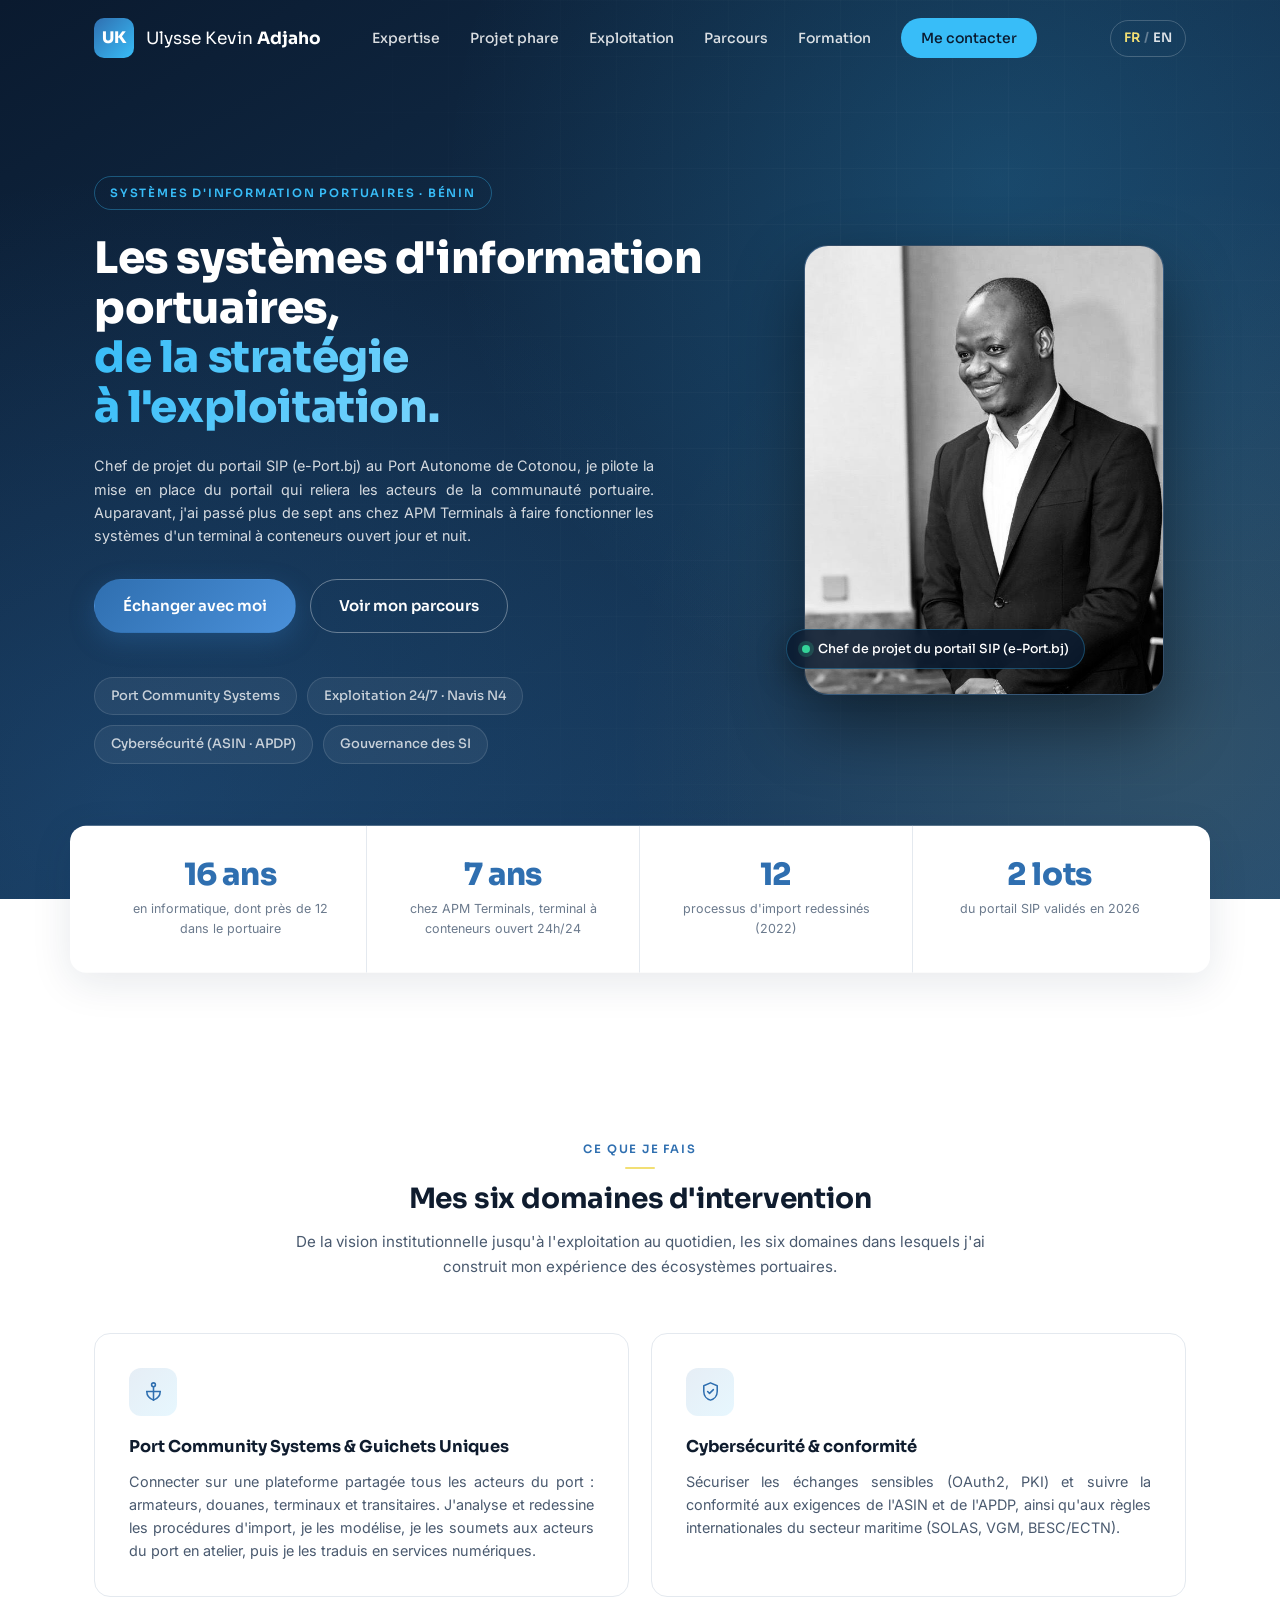
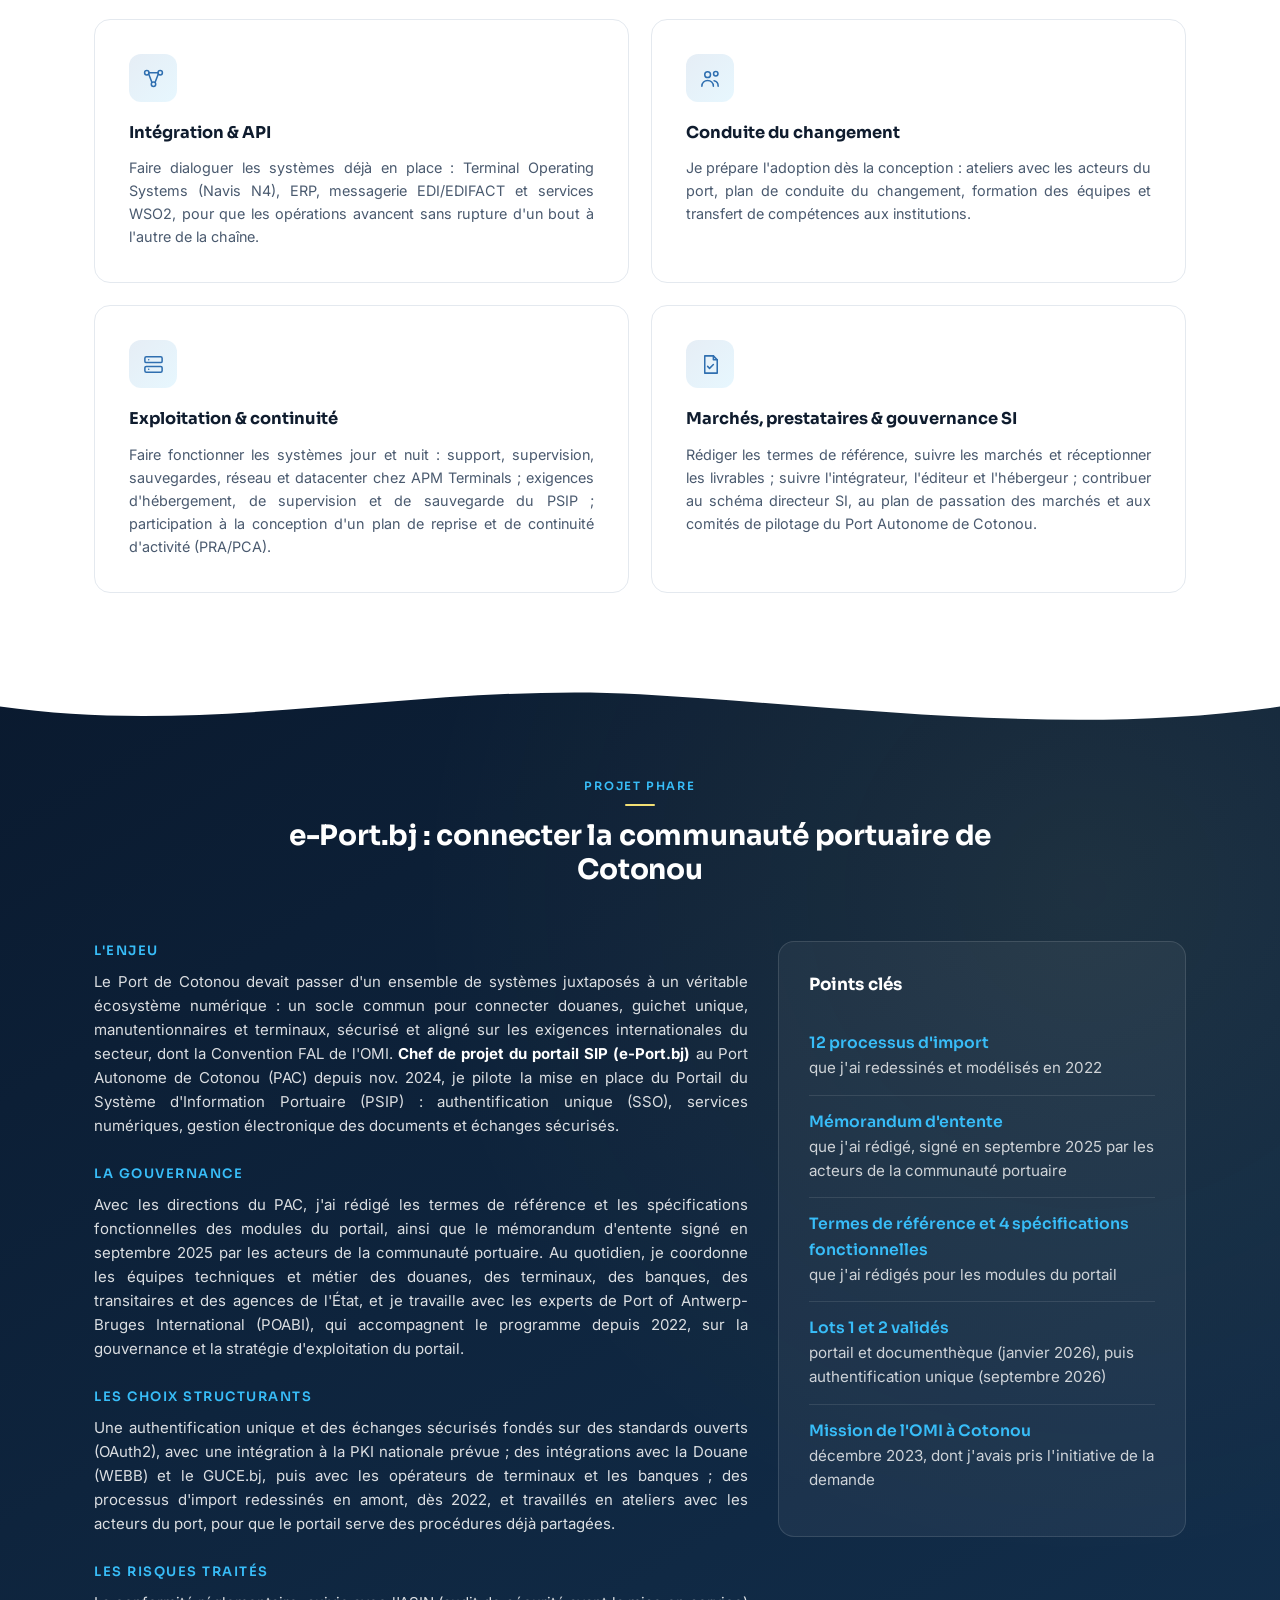
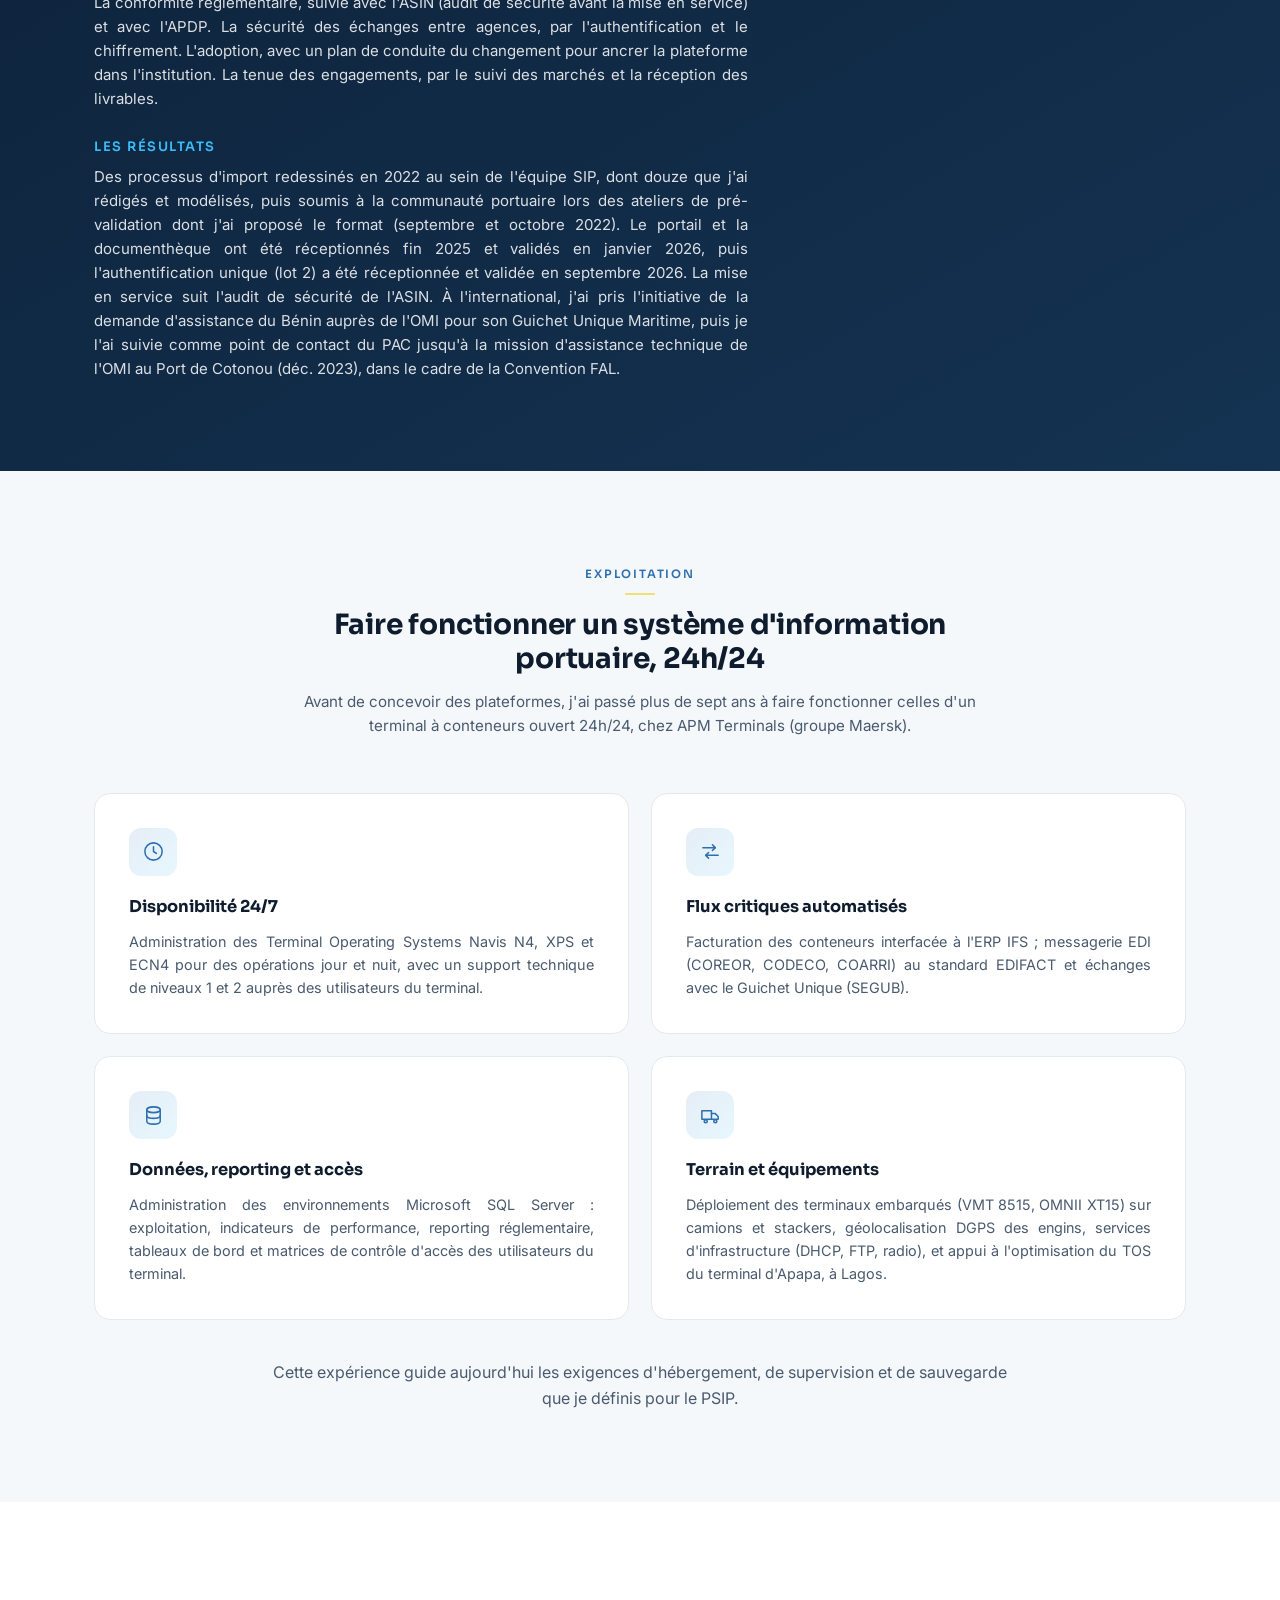
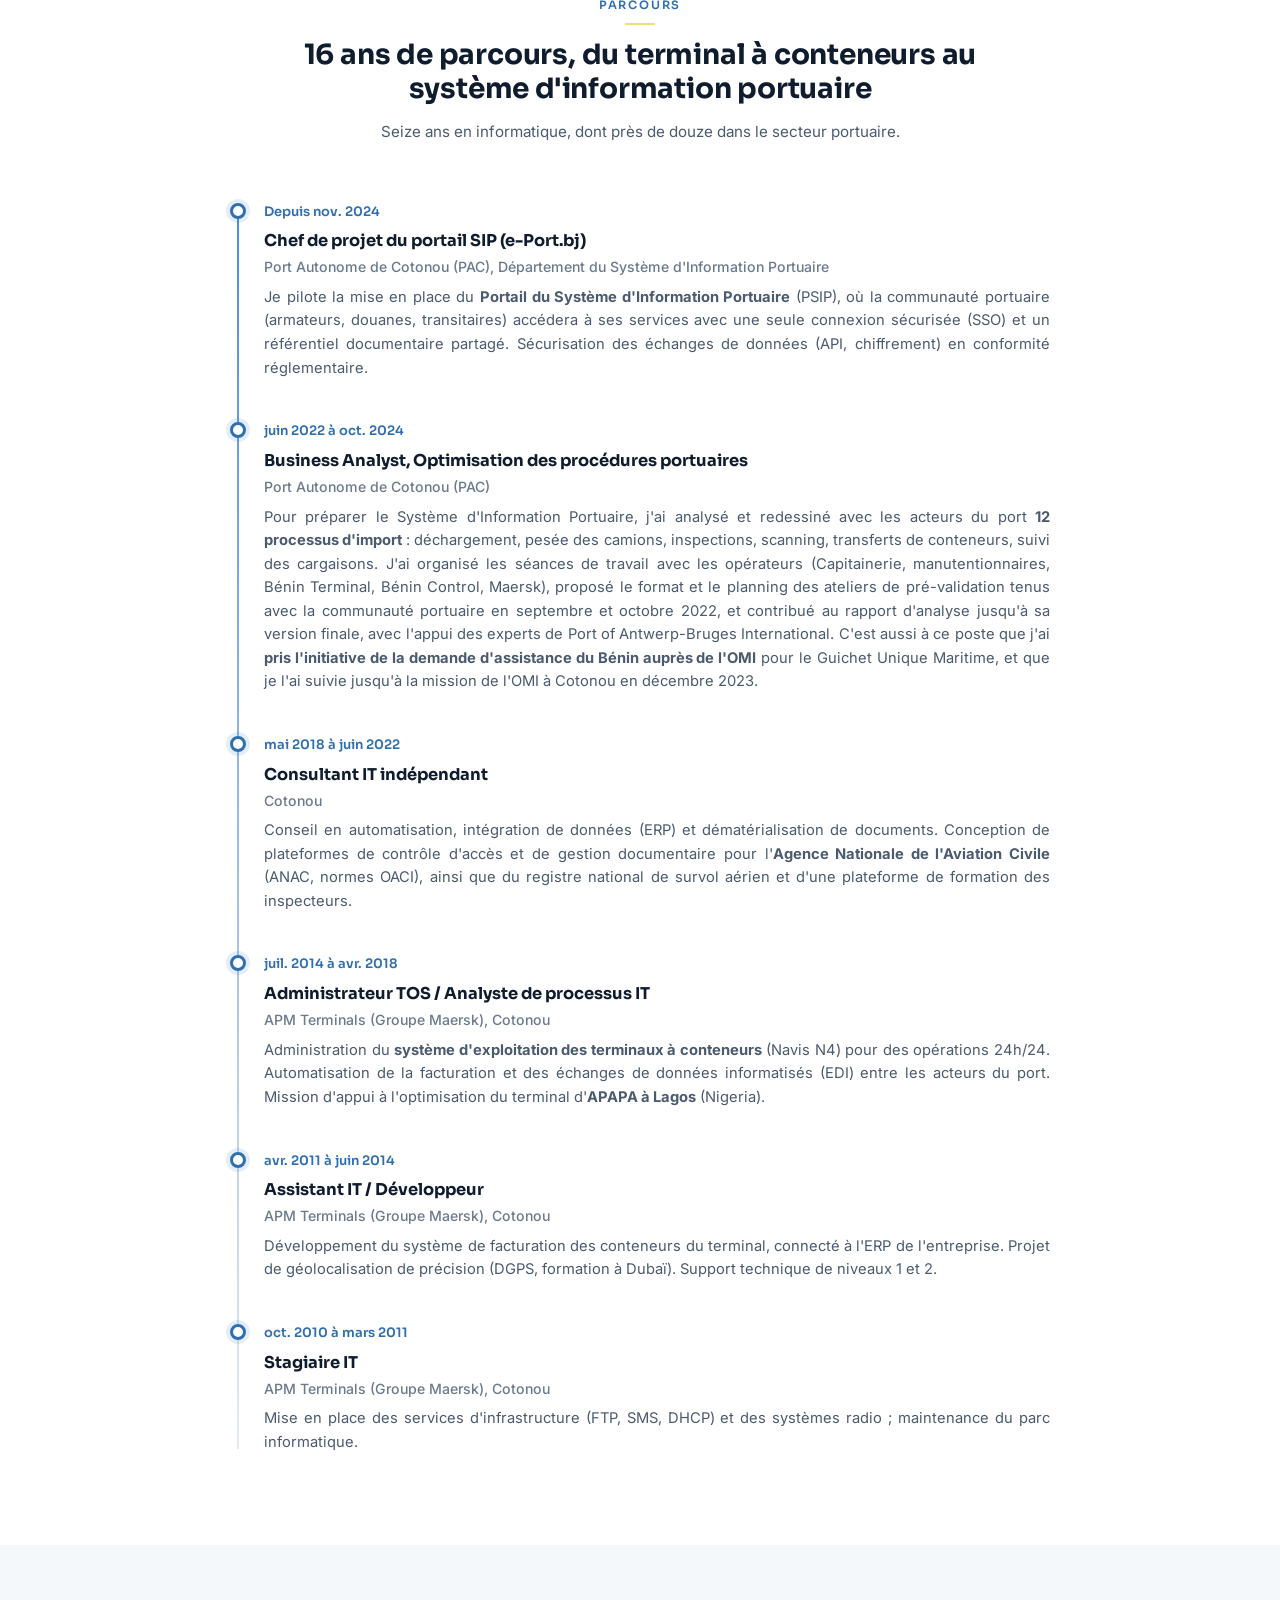
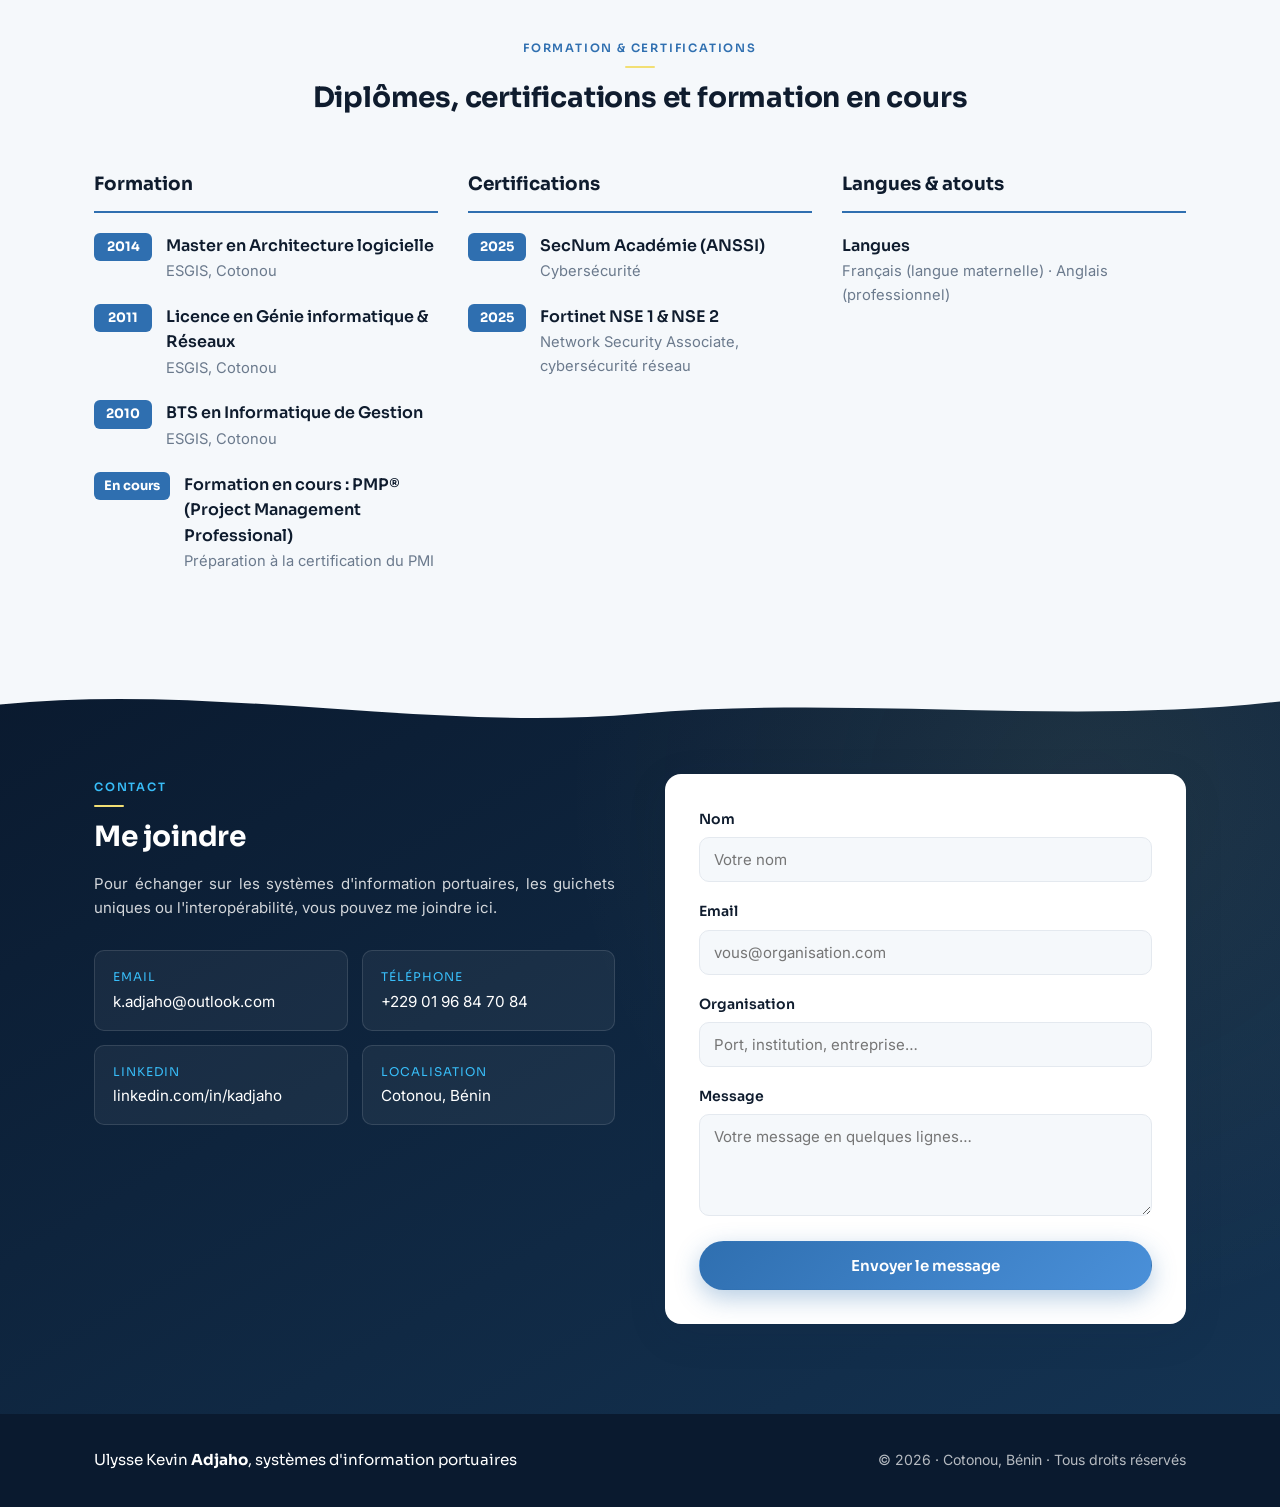
<file: index.html>
<!DOCTYPE html>
<html lang="fr">
<head>
  <meta charset="UTF-8" />
  <meta name="viewport" content="width=device-width, initial-scale=1.0" />
  <title>Ulysse Kevin Adjaho | Systèmes d'information portuaires</title>
  <meta name="description" content="Ulysse Kevin Adjaho, systèmes d'information portuaires à Cotonou (Bénin). 16 ans d'expérience en informatique, dont près de douze dans le portuaire, de l'exploitation 24/7 des terminaux chez APM Terminals à la mise en place du Portail du Système d'Information Portuaire (e-Port.bj) au Port Autonome de Cotonou : gouvernance, cybersécurité, interopérabilité, conformité." />
  <meta name="author" content="Ulysse Kevin Adjaho" />

  <!-- Open Graph -->
  <meta property="og:type" content="website" />
  <meta property="og:title" content="Ulysse Kevin Adjaho | Systèmes d'information portuaires" />
  <meta property="og:description" content="Les systèmes d'information portuaires, de la stratégie à l'exploitation. 16 ans d'expérience en informatique, dont près de douze dans le portuaire, de l'exploitation 24/7 des terminaux à la mise en place du PSIP au Port de Cotonou." />
  <meta property="og:locale" content="fr_FR" />
  <meta property="og:url" content="https://kevinadjaho.com/" />

  <link rel="canonical" href="https://kevinadjaho.com/" />
  <link rel="icon" href="favicon.svg" type="image/svg+xml" />
  <link rel="preconnect" href="https://fonts.googleapis.com" />
  <link rel="preconnect" href="https://fonts.gstatic.com" crossorigin />
  <link href="https://fonts.googleapis.com/css2?family=Sora:wght@400;600;700;800&family=Inter:wght@400;500;600&display=swap" rel="stylesheet" />
  <link rel="alternate" hreflang="fr" href="https://kevinadjaho.com/" />
  <link rel="alternate" hreflang="en" href="https://kevinadjaho.com/index-en.html" />
  <link rel="alternate" hreflang="x-default" href="https://kevinadjaho.com/" />
  <link rel="stylesheet" href="styles.css?v=6" />

  <script type="application/ld+json">
  {
    "@context": "https://schema.org",
    "@type": "Person",
    "name": "Ulysse Kevin Adjaho",
    "alternateName": "Kevin Adjaho",
    "url": "https://kevinadjaho.com/",
    "image": "https://kevinadjaho.com/assets/photo.jpg",
    "jobTitle": "Chef de projet du portail SIP (e-Port.bj), Port Autonome de Cotonou",
    "worksFor": {
      "@type": "Organization",
      "name": "Port Autonome de Cotonou (PAC)"
    },
    "alumniOf": {
      "@type": "CollegeOrUniversity",
      "name": "ESGIS, Cotonou"
    },
    "address": {
      "@type": "PostalAddress",
      "addressLocality": "Cotonou",
      "addressCountry": "BJ"
    },
    "email": "mailto:k.adjaho@outlook.com",
    "telephone": "+229-01-96-84-70-84",
    "sameAs": [
      "https://www.linkedin.com/in/kadjaho"
    ],
    "knowsAbout": [
      "Port Community Systems",
      "Transformation digitale portuaire",
      "Interopérabilité des systèmes",
      "Cybersécurité",
      "Guichet Unique Maritime",
      "Intégration API",
      "Gouvernance des systèmes d'information",
      "Exploitation et continuité des systèmes d'information"
    ]
  }
  </script>
</head>
<body>

  <!-- ===== Header / Nav ===== -->
  <header class="site-header" id="siteHeader">
    <div class="container header-inner">
      <a href="#accueil" class="brand">
        <span class="brand-mark">UK</span>
        <span class="brand-name">Ulysse Kevin <strong>Adjaho</strong></span>
      </a>
      <nav class="nav" id="nav">
        <a href="#expertise">Expertise</a>
        <a href="#projet">Projet phare</a>
        <a href="#exploitation">Exploitation</a>
        <a href="#parcours">Parcours</a>
        <a href="#formation">Formation</a>
        <a href="#contact" class="nav-cta">Me contacter</a>
      </nav>
      <a class="lang-switch" href="index-en.html" hreflang="en" aria-label="Switch to English">
        <span class="lang-current">FR</span><span class="lang-sep">/</span><span class="lang-alt">EN</span>
      </a>
      <button class="nav-toggle" id="navToggle" aria-label="Menu" aria-expanded="false">
        <span></span><span></span><span></span>
      </button>
    </div>
  </header>

  <!-- ===== Hero ===== -->
  <section class="hero" id="accueil">
    <div class="hero-bg" aria-hidden="true"></div>
    <div class="container hero-inner">
      <div class="hero-content">
        <p class="hero-eyebrow">Systèmes d'information portuaires · Bénin</p>
        <h1 class="hero-title">
          Les systèmes d'information portuaires,
          <span class="accent">de la stratégie à&nbsp;l'exploitation.</span>
        </h1>
        <p class="hero-lead">
          Chef de projet du portail SIP (e-Port.bj) au Port Autonome de Cotonou, je pilote la mise en place du portail qui reliera les acteurs de la communauté
          portuaire. Auparavant, j'ai passé plus de sept ans chez APM Terminals à faire
          fonctionner les systèmes d'un terminal à conteneurs ouvert jour et nuit.
        </p>
        <div class="hero-actions">
          <a href="#contact" class="btn btn-primary">Échanger avec moi</a>
          <a href="#parcours" class="btn btn-ghost">Voir mon parcours</a>
        </div>
        <ul class="hero-tags">
          <li>Port Community Systems</li>
          <li>Exploitation 24/7 · Navis N4</li>
          <li>Cybersécurité (ASIN · APDP)</li>
          <li>Gouvernance des SI</li>
        </ul>
      </div>

      <div class="hero-portrait">
        <div class="portrait-frame">
          <img src="assets/photo.jpg" alt="Ulysse Kevin Adjaho" id="heroPhoto"
               onerror="this.style.display='none'; this.parentElement.classList.add('portrait-empty');" />
          <span class="portrait-fallback" aria-hidden="true">UK</span>
        </div>
        <div class="portrait-badge">
          <span class="badge-dot"></span>
          Chef de projet du portail SIP (e-Port.bj)
        </div>
      </div>
    </div>
    <div class="hero-scroll" aria-hidden="true"><span></span></div>
  </section>

  <!-- ===== Stats ===== -->
  <section class="stats" aria-label="Chiffres clés">
    <div class="container stats-grid">
      <div class="stat">
        <span class="stat-num">16 ans</span>
        <span class="stat-label">en informatique, dont près de 12 dans le portuaire</span>
      </div>
      <div class="stat">
        <span class="stat-num">7 ans</span>
        <span class="stat-label">chez APM Terminals, terminal à conteneurs ouvert 24h/24</span>
      </div>
      <div class="stat">
        <span class="stat-num">12</span>
        <span class="stat-label">processus d'import redessinés (2022)</span>
      </div>
      <div class="stat">
        <span class="stat-num">2 lots</span>
        <span class="stat-label">du portail SIP validés en 2026</span>
      </div>
    </div>
  </section>

  <!-- ===== Expertise ===== -->
  <section class="section" id="expertise">
    <div class="container">
      <div class="section-head">
        <p class="section-eyebrow">Ce que je fais</p>
        <h2 class="section-title">Mes six domaines d'intervention</h2>
        <p class="section-sub">
          De la vision institutionnelle jusqu'à l'exploitation au quotidien, les six
          domaines dans lesquels j'ai construit mon expérience des écosystèmes portuaires.
        </p>
      </div>

      <div class="cards">
        <article class="card">
          <div class="card-icon">
            <svg viewBox="0 0 24 24" fill="none" stroke="currentColor" stroke-width="1.6" stroke-linecap="round" stroke-linejoin="round" aria-hidden="true">
              <circle cx="12" cy="5" r="2"></circle>
              <line x1="12" y1="7" x2="12" y2="21"></line>
              <path d="M5 12h14"></path>
              <path d="M5 12c0 4.5 3 7.5 7 9c4-1.5 7-4.5 7-9"></path>
            </svg>
          </div>
          <h3>Port Community Systems &amp; Guichets Uniques</h3>
          <p>
            Connecter sur une plateforme partagée tous les acteurs du port : armateurs,
            douanes, terminaux et transitaires. J'analyse et redessine les procédures
            d'import, je les modélise, je les soumets aux acteurs du port en atelier, puis je
            les traduis en services numériques.
          </p>
        </article>

        <article class="card">
          <div class="card-icon">
            <svg viewBox="0 0 24 24" fill="none" stroke="currentColor" stroke-width="1.6" stroke-linecap="round" stroke-linejoin="round" aria-hidden="true">
              <path d="M12 3l7 3v6c0 4.5-3 8-7 9c-4-1-7-4.5-7-9V6l7-3z"></path>
              <path d="M9 12l2 2l4-4"></path>
            </svg>
          </div>
          <h3>Cybersécurité &amp; conformité</h3>
          <p>
            Sécuriser les échanges sensibles (OAuth2, PKI) et suivre la conformité
            aux exigences de l'ASIN et de l'APDP, ainsi qu'aux règles internationales
            du secteur maritime (SOLAS, VGM, BESC/ECTN).
          </p>
        </article>

        <article class="card">
          <div class="card-icon">
            <svg viewBox="0 0 24 24" fill="none" stroke="currentColor" stroke-width="1.6" stroke-linecap="round" stroke-linejoin="round" aria-hidden="true">
              <circle cx="5" cy="6" r="2.3"></circle>
              <circle cx="19" cy="6" r="2.3"></circle>
              <circle cx="12" cy="18" r="2.3"></circle>
              <path d="M7 7.3L10.3 16"></path>
              <path d="M17 7.3L13.7 16"></path>
              <path d="M7.3 6h9.4"></path>
            </svg>
          </div>
          <h3>Intégration &amp; API</h3>
          <p>
            Faire dialoguer les systèmes déjà en place : Terminal Operating Systems
            (Navis N4), ERP, messagerie EDI/EDIFACT et services WSO2, pour que les
            opérations avancent sans rupture d'un bout à l'autre de la chaîne.
          </p>
        </article>

        <article class="card">
          <div class="card-icon">
            <svg viewBox="0 0 24 24" fill="none" stroke="currentColor" stroke-width="1.6" stroke-linecap="round" stroke-linejoin="round" aria-hidden="true">
              <circle cx="9" cy="8" r="3"></circle>
              <path d="M3 20c0-3.5 2.7-6 6-6s6 2.5 6 6"></path>
              <circle cx="17.5" cy="7" r="2.3"></circle>
              <path d="M15.7 14.3c2.8 0.4 4.3 2.6 4.3 5.7"></path>
            </svg>
          </div>
          <h3>Conduite du changement</h3>
          <p>
            Je prépare l'adoption dès la conception : ateliers avec les acteurs du port,
            plan de conduite du changement, formation des équipes et transfert de
            compétences aux institutions.
          </p>
        </article>
        <article class="card">
          <div class="card-icon">
            <svg viewBox="0 0 24 24" fill="none" stroke="currentColor" stroke-width="1.6" stroke-linecap="round" stroke-linejoin="round" aria-hidden="true">
              <rect x="3" y="4" width="18" height="6" rx="1.5"></rect><rect x="3" y="14" width="18" height="6" rx="1.5"></rect><path d="M7 7h.01M7 17h.01"></path>
            </svg>
          </div>
          <h3>Exploitation &amp; continuité</h3>
          <p>
            Faire fonctionner les systèmes jour et nuit : support, supervision, sauvegardes,
            réseau et datacenter chez APM Terminals ; exigences d'hébergement, de
            supervision et de sauvegarde du PSIP ; participation à la conception d'un plan
            de reprise et de continuité d'activité (PRA/PCA).
          </p>
        </article>
        <article class="card">
          <div class="card-icon">
            <svg viewBox="0 0 24 24" fill="none" stroke="currentColor" stroke-width="1.6" stroke-linecap="round" stroke-linejoin="round" aria-hidden="true">
              <path d="M6 3h9l4 4v14H6z"></path><path d="M15 3v4h4"></path><path d="M9 14l2 2 4-4"></path>
            </svg>
          </div>
          <h3>Marchés, prestataires &amp; gouvernance SI</h3>
          <p>
            Rédiger les termes de référence, suivre les marchés et réceptionner les livrables ;
            suivre l'intégrateur, l'éditeur et l'hébergeur ; contribuer au schéma
            directeur SI, au plan de passation des marchés et aux comités de pilotage du
            Port Autonome de Cotonou.
          </p>
        </article>
      </div>
    </div>
  </section>

  <!-- ===== Projet phare ===== -->
  <section class="section section-dark" id="projet">
    <svg class="section-wave wave-white" viewBox="0 0 1440 60" preserveAspectRatio="none" aria-hidden="true"><path d="M0,32 C240,72 480,0 720,16 C960,32 1200,72 1440,32 L1440,0 L0,0 Z"></path></svg>
    <div class="container">
      <div class="section-head">
        <p class="section-eyebrow light">Projet phare</p>
        <h2 class="section-title">e-Port.bj : connecter la communauté portuaire de Cotonou</h2>
      </div>

      <div class="case">
        <div class="case-main">
          <div class="case-block">
            <h4>L'enjeu</h4>
            <p>
              Le Port de Cotonou devait passer d'un ensemble
              de systèmes juxtaposés à un véritable écosystème numérique : un socle commun
              pour connecter douanes, guichet unique, manutentionnaires et terminaux, sécurisé
              et aligné sur les exigences internationales du secteur, dont la Convention
              FAL de l'OMI.
              <strong>Chef de projet du portail SIP (e-Port.bj)</strong> au Port Autonome de Cotonou (PAC)
              depuis nov. 2024, je pilote la mise en place du Portail du Système
              d'Information Portuaire (PSIP) : authentification unique (SSO), services
              numériques, gestion électronique des documents et échanges sécurisés.
            </p>
          </div>
          <div class="case-block">
            <h4>La gouvernance</h4>
            <p>
              Avec les directions du PAC, j'ai rédigé les termes de référence et les
              spécifications fonctionnelles des modules du portail, ainsi que le mémorandum
              d'entente signé en septembre 2025 par les acteurs de la communauté portuaire. Au quotidien, je
              coordonne les équipes techniques et métier des douanes, des terminaux, des
              banques, des transitaires et des agences de l'État, et je travaille avec les
              experts de Port of Antwerp-Bruges International (POABI), qui accompagnent le
              programme depuis 2022, sur la gouvernance et la stratégie d'exploitation du
              portail.
            </p>
          </div>
          <div class="case-block">
            <h4>Les choix structurants</h4>
            <p>
              Une authentification unique et des échanges sécurisés fondés sur des standards
              ouverts (OAuth2), avec une intégration à la PKI nationale prévue ; des
              intégrations avec la Douane (WEBB) et le GUCE.bj, puis avec les opérateurs de
              terminaux et les banques ; des processus d'import redessinés en amont, dès
              2022, et travaillés en ateliers avec les acteurs du port, pour que le portail
              serve des procédures déjà partagées.
            </p>
          </div>
          <div class="case-block">
            <h4>Les risques traités</h4>
            <p>
              La conformité réglementaire, suivie avec l'ASIN (audit de sécurité avant la mise
              en service) et avec l'APDP. La sécurité des échanges entre agences, par l'authentification et le
              chiffrement. L'adoption, avec un plan de conduite du changement pour ancrer la
              plateforme dans l'institution. La tenue des engagements, par le suivi des
              marchés et la réception des livrables.
            </p>
          </div>
          <div class="case-block">
            <h4>Les résultats</h4>
            <p>
              Des processus d'import redessinés en 2022 au sein de l'équipe SIP, dont douze que
              j'ai rédigés et modélisés, puis soumis à la communauté portuaire lors des
              ateliers de pré-validation dont j'ai proposé le format (septembre et octobre 2022). Le portail et la
              documenthèque ont été réceptionnés fin 2025 et validés en janvier 2026, puis
              l'authentification unique (lot 2) a été réceptionnée et validée en septembre
              2026. La mise en service suit l'audit de sécurité de l'ASIN.
              À l'international, j'ai pris l'initiative de la demande d'assistance du Bénin auprès de l'OMI
              pour son Guichet Unique Maritime, puis je l'ai suivie comme point de contact du
              PAC jusqu'à la mission d'assistance technique de l'OMI au Port de Cotonou
              (déc. 2023), dans le cadre de la Convention FAL.
            </p>
          </div>
        </div>

        <aside class="case-side">
          <h4>Points clés</h4>
          <ul class="case-list">
            <li><span>12 processus d'import</span> que j'ai redessinés et modélisés en 2022</li>
            <li><span>Mémorandum d'entente</span> que j'ai rédigé, signé en septembre 2025 par les acteurs de la communauté portuaire</li>
            <li><span>Termes de référence et 4 spécifications fonctionnelles</span> que j'ai rédigés pour les modules du portail</li>
            <li><span>Lots 1 et 2 validés</span> portail et documenthèque (janvier 2026), puis authentification unique (septembre 2026)</li>
            <li><span>Mission de l'OMI à Cotonou</span> décembre 2023, dont j'avais pris l'initiative de la demande</li>
          </ul>
        </aside>
      </div>
    </div>
  </section>

  <!-- ===== Exploitation ===== -->
  <section class="section section-soft" id="exploitation">
    <div class="container">
      <div class="section-head">
        <p class="section-eyebrow">Exploitation</p>
        <h2 class="section-title">Faire fonctionner un système d'information portuaire, 24h/24</h2>
        <p class="section-sub">
          Avant de concevoir des plateformes, j'ai passé plus de sept ans à faire
          fonctionner celles d'un terminal à conteneurs ouvert 24h/24, chez APM Terminals
          (groupe Maersk).
        </p>
      </div>

      <div class="cards">
        <article class="card">
          <div class="card-icon">
            <svg viewBox="0 0 24 24" fill="none" stroke="currentColor" stroke-width="1.6" stroke-linecap="round" stroke-linejoin="round" aria-hidden="true">
              <circle cx="12" cy="12" r="9"></circle><path d="M12 7v5l3 2"></path>
            </svg>
          </div>
          <h3>Disponibilité 24/7</h3>
          <p>
            Administration des Terminal Operating Systems Navis N4, XPS et ECN4 pour des
            opérations jour et nuit, avec un support technique de niveaux 1 et 2 auprès des
            utilisateurs du terminal.
          </p>
        </article>
        <article class="card">
          <div class="card-icon">
            <svg viewBox="0 0 24 24" fill="none" stroke="currentColor" stroke-width="1.6" stroke-linecap="round" stroke-linejoin="round" aria-hidden="true">
              <path d="M4 8h13"></path><path d="M14 5l3 3-3 3"></path><path d="M20 16H7"></path><path d="M10 13l-3 3 3 3"></path>
            </svg>
          </div>
          <h3>Flux critiques automatisés</h3>
          <p>
            Facturation des conteneurs interfacée à l'ERP IFS ; messagerie EDI (COREOR,
            CODECO, COARRI) au standard EDIFACT et échanges avec le Guichet Unique
            (SEGUB).
          </p>
        </article>
        <article class="card">
          <div class="card-icon">
            <svg viewBox="0 0 24 24" fill="none" stroke="currentColor" stroke-width="1.6" stroke-linecap="round" stroke-linejoin="round" aria-hidden="true">
              <ellipse cx="12" cy="6" rx="7" ry="3"></ellipse><path d="M5 6v12c0 1.7 3.1 3 7 3s7-1.3 7-3V6"></path><path d="M5 12c0 1.7 3.1 3 7 3s7-1.3 7-3"></path>
            </svg>
          </div>
          <h3>Données, reporting et accès</h3>
          <p>
            Administration des environnements Microsoft SQL Server : exploitation,
            indicateurs de performance, reporting réglementaire, tableaux de bord et
            matrices de contrôle d'accès des utilisateurs du terminal.
          </p>
        </article>
        <article class="card">
          <div class="card-icon">
            <svg viewBox="0 0 24 24" fill="none" stroke="currentColor" stroke-width="1.6" stroke-linecap="round" stroke-linejoin="round" aria-hidden="true">
              <path d="M3 7h10v9H3z"></path><path d="M13 10h4l3 3v3h-7"></path><circle cx="7" cy="18" r="1.6"></circle><circle cx="17" cy="18" r="1.6"></circle>
            </svg>
          </div>
          <h3>Terrain et équipements</h3>
          <p>
            Déploiement des terminaux embarqués (VMT 8515, OMNII XT15) sur camions et
            stackers, géolocalisation DGPS des engins, services d'infrastructure (DHCP, FTP,
            radio), et appui à l'optimisation du TOS du terminal d'Apapa, à Lagos.
          </p>
        </article>
      </div>

      <p class="run-note">
        Cette expérience guide aujourd'hui les exigences d'hébergement, de supervision et
        de sauvegarde que je définis pour le PSIP.
      </p>
    </div>
  </section>

  <!-- ===== Parcours ===== -->
  <section class="section" id="parcours">
    <div class="container">
      <div class="section-head">
        <p class="section-eyebrow">Parcours</p>
        <h2 class="section-title">16 ans de parcours, du terminal à conteneurs au système d'information portuaire</h2>
        <p class="section-sub">
          Seize ans en informatique, dont près de douze dans le secteur portuaire.
        </p>
      </div>

      <ol class="timeline">
        <li class="tl-item">
          <div class="tl-dot"></div>
          <div class="tl-body">
            <span class="tl-date">Depuis nov. 2024</span>
            <h3>Chef de projet du portail SIP (e-Port.bj)</h3>
            <p class="tl-org">Port Autonome de Cotonou (PAC), Département du Système d'Information Portuaire</p>
            <p>Je pilote la mise en place du <strong>Portail du Système d'Information Portuaire</strong> (PSIP), où la communauté portuaire (armateurs, douanes, transitaires) accédera à ses services avec une seule connexion sécurisée (SSO) et un référentiel documentaire partagé. Sécurisation des échanges de données (API, chiffrement) en conformité réglementaire.</p>
          </div>
        </li>
        <li class="tl-item">
          <div class="tl-dot"></div>
          <div class="tl-body">
            <span class="tl-date">juin 2022 à oct. 2024</span>
            <h3>Business Analyst, Optimisation des procédures portuaires</h3>
            <p class="tl-org">Port Autonome de Cotonou (PAC)</p>
            <p>Pour préparer le Système d'Information Portuaire, j'ai analysé et redessiné avec les acteurs du port <strong>12 processus d'import</strong> : déchargement, pesée des camions, inspections, scanning, transferts de conteneurs, suivi des cargaisons. J'ai organisé les séances de travail avec les opérateurs (Capitainerie, manutentionnaires, Bénin Terminal, Bénin Control, Maersk), proposé le format et le planning des ateliers de pré-validation tenus avec la communauté portuaire en septembre et octobre 2022, et contribué au rapport d'analyse jusqu'à sa version finale, avec l'appui des experts de Port of Antwerp-Bruges International. C'est aussi à ce poste que j'ai <strong>pris l'initiative de la demande d'assistance du Bénin auprès de l'OMI</strong> pour le Guichet Unique Maritime, et que je l'ai suivie jusqu'à la mission de l'OMI à Cotonou en décembre 2023.</p>
          </div>
        </li>
        <li class="tl-item">
          <div class="tl-dot"></div>
          <div class="tl-body">
            <span class="tl-date">mai 2018 à juin 2022</span>
            <h3>Consultant IT indépendant</h3>
            <p class="tl-org">Cotonou</p>
            <p>Conseil en automatisation, intégration de données (ERP) et dématérialisation de documents. Conception de plateformes de contrôle d'accès et de gestion documentaire pour l'<strong>Agence Nationale de l'Aviation Civile</strong> (ANAC, normes OACI), ainsi que du registre national de survol aérien et d'une plateforme de formation des inspecteurs.</p>
          </div>
        </li>
        <li class="tl-item">
          <div class="tl-dot"></div>
          <div class="tl-body">
            <span class="tl-date">juil. 2014 à avr. 2018</span>
            <h3>Administrateur TOS / Analyste de processus IT</h3>
            <p class="tl-org">APM Terminals (Groupe Maersk), Cotonou</p>
            <p>Administration du <strong>système d'exploitation des terminaux à conteneurs</strong> (Navis N4) pour des opérations 24h/24. Automatisation de la facturation et des échanges de données informatisés (EDI) entre les acteurs du port. Mission d'appui à l'optimisation du terminal d'<strong>APAPA à Lagos</strong> (Nigeria).</p>
          </div>
        </li>
        <li class="tl-item">
          <div class="tl-dot"></div>
          <div class="tl-body">
            <span class="tl-date">avr. 2011 à juin 2014</span>
            <h3>Assistant IT / Développeur</h3>
            <p class="tl-org">APM Terminals (Groupe Maersk), Cotonou</p>
            <p>Développement du système de facturation des conteneurs du terminal, connecté à l'ERP de l'entreprise. Projet de géolocalisation de précision (DGPS, formation à Dubaï). Support technique de niveaux 1 et 2.</p>
          </div>
        </li>
        <li class="tl-item">
          <div class="tl-dot"></div>
          <div class="tl-body">
            <span class="tl-date">oct. 2010 à mars 2011</span>
            <h3>Stagiaire IT</h3>
            <p class="tl-org">APM Terminals (Groupe Maersk), Cotonou</p>
            <p>Mise en place des services d'infrastructure (FTP, SMS, DHCP) et des systèmes radio ; maintenance du parc informatique.</p>
          </div>
        </li>
      </ol>
    </div>
  </section>

  <!-- ===== Formation & certifs ===== -->
  <section class="section section-soft" id="formation">
    <div class="container">
      <div class="section-head">
        <p class="section-eyebrow">Formation &amp; certifications</p>
        <h2 class="section-title">Diplômes, certifications et formation en cours</h2>
      </div>

      <div class="edu-grid">
        <div class="edu-col">
          <h3 class="edu-heading">Formation</h3>
          <div class="edu-item">
            <span class="edu-year">2014</span>
            <div>
              <h4>Master en Architecture logicielle</h4>
              <p>ESGIS, Cotonou</p>
            </div>
          </div>
          <div class="edu-item">
            <span class="edu-year">2011</span>
            <div>
              <h4>Licence en Génie informatique &amp; Réseaux</h4>
              <p>ESGIS, Cotonou</p>
            </div>
          </div>
          <div class="edu-item">
            <span class="edu-year">2010</span>
            <div>
              <h4>BTS en Informatique de Gestion</h4>
              <p>ESGIS, Cotonou</p>
            </div>
          </div>
          <div class="edu-item">
            <span class="edu-year">En cours</span>
            <div>
              <h4>Formation en cours : PMP® (Project Management Professional)</h4>
              <p>Préparation à la certification du PMI</p>
            </div>
          </div>
        </div>

        <div class="edu-col">
          <h3 class="edu-heading">Certifications</h3>
          <div class="edu-item">
            <span class="edu-year">2025</span>
            <div>
              <h4>SecNum Académie (ANSSI)</h4>
              <p>Cybersécurité</p>
            </div>
          </div>
          <div class="edu-item">
            <span class="edu-year">2025</span>
            <div>
              <h4>Fortinet NSE 1 &amp; NSE 2</h4>
              <p>Network Security Associate, cybersécurité réseau</p>
            </div>
          </div>
        </div>

        <div class="edu-col">
          <h3 class="edu-heading">Langues &amp; atouts</h3>
          <div class="edu-item">
            <div>
              <h4>Langues</h4>
              <p>Français (langue maternelle) · Anglais (professionnel)</p>
            </div>
          </div>
        </div>
      </div>
    </div>
  </section>

  <!-- ===== Contact ===== -->
  <section class="section section-dark" id="contact">
    <svg class="section-wave wave-soft" viewBox="0 0 1440 60" preserveAspectRatio="none" aria-hidden="true"><path d="M0,28 C240,0 480,64 720,40 C960,16 1200,56 1440,24 L1440,0 L0,0 Z"></path></svg>
    <div class="container contact-inner">
      <div class="contact-text">
        <p class="section-eyebrow light">Contact</p>
        <h2 class="section-title">Me joindre</h2>
        <p class="contact-lead">
          Pour échanger sur les systèmes d'information portuaires, les guichets uniques
          ou l'interopérabilité, vous pouvez me joindre ici.
        </p>
        <div class="contact-methods">
          <a class="contact-method" href="mailto:k.adjaho@outlook.com">
            <span class="cm-label">Email</span>
            <span class="cm-value">k.adjaho@outlook.com</span>
          </a>
          <a class="contact-method" href="tel:+2290196847084">
            <span class="cm-label">Téléphone</span>
            <span class="cm-value">+229 01 96 84 70 84</span>
          </a>
          <a class="contact-method" href="https://www.linkedin.com/in/kadjaho" target="_blank" rel="noopener">
            <span class="cm-label">LinkedIn</span>
            <span class="cm-value">linkedin.com/in/kadjaho</span>
          </a>
          <div class="contact-method">
            <span class="cm-label">Localisation</span>
            <span class="cm-value">Cotonou, Bénin</span>
          </div>
        </div>
      </div>

      <form class="contact-form" id="contactForm" action="mailto:k.adjaho@outlook.com" method="post" enctype="text/plain">
        <div class="field">
          <label for="name">Nom</label>
          <input type="text" id="name" name="name" placeholder="Votre nom" required />
        </div>
        <div class="field">
          <label for="email">Email</label>
          <input type="email" id="email" name="email" placeholder="vous@organisation.com" required />
        </div>
        <div class="field">
          <label for="org">Organisation</label>
          <input type="text" id="org" name="organisation" placeholder="Port, institution, entreprise…" />
        </div>
        <div class="field">
          <label for="message">Message</label>
          <textarea id="message" name="message" rows="4" placeholder="Votre message en quelques lignes…" required></textarea>
        </div>
        <button type="submit" class="btn btn-primary btn-block">Envoyer le message</button>
      </form>
    </div>
  </section>

  <!-- ===== Footer ===== -->
  <footer class="site-footer">
    <div class="container footer-inner">
      <p class="footer-brand">Ulysse Kevin <strong>Adjaho</strong>, systèmes d'information portuaires</p>
      <p class="footer-copy">© <span id="year"></span> · Cotonou, Bénin · Tous droits réservés</p>
    </div>
  </footer>

  <script src="script.js?v=6"></script>
</body>
</html>
</file>
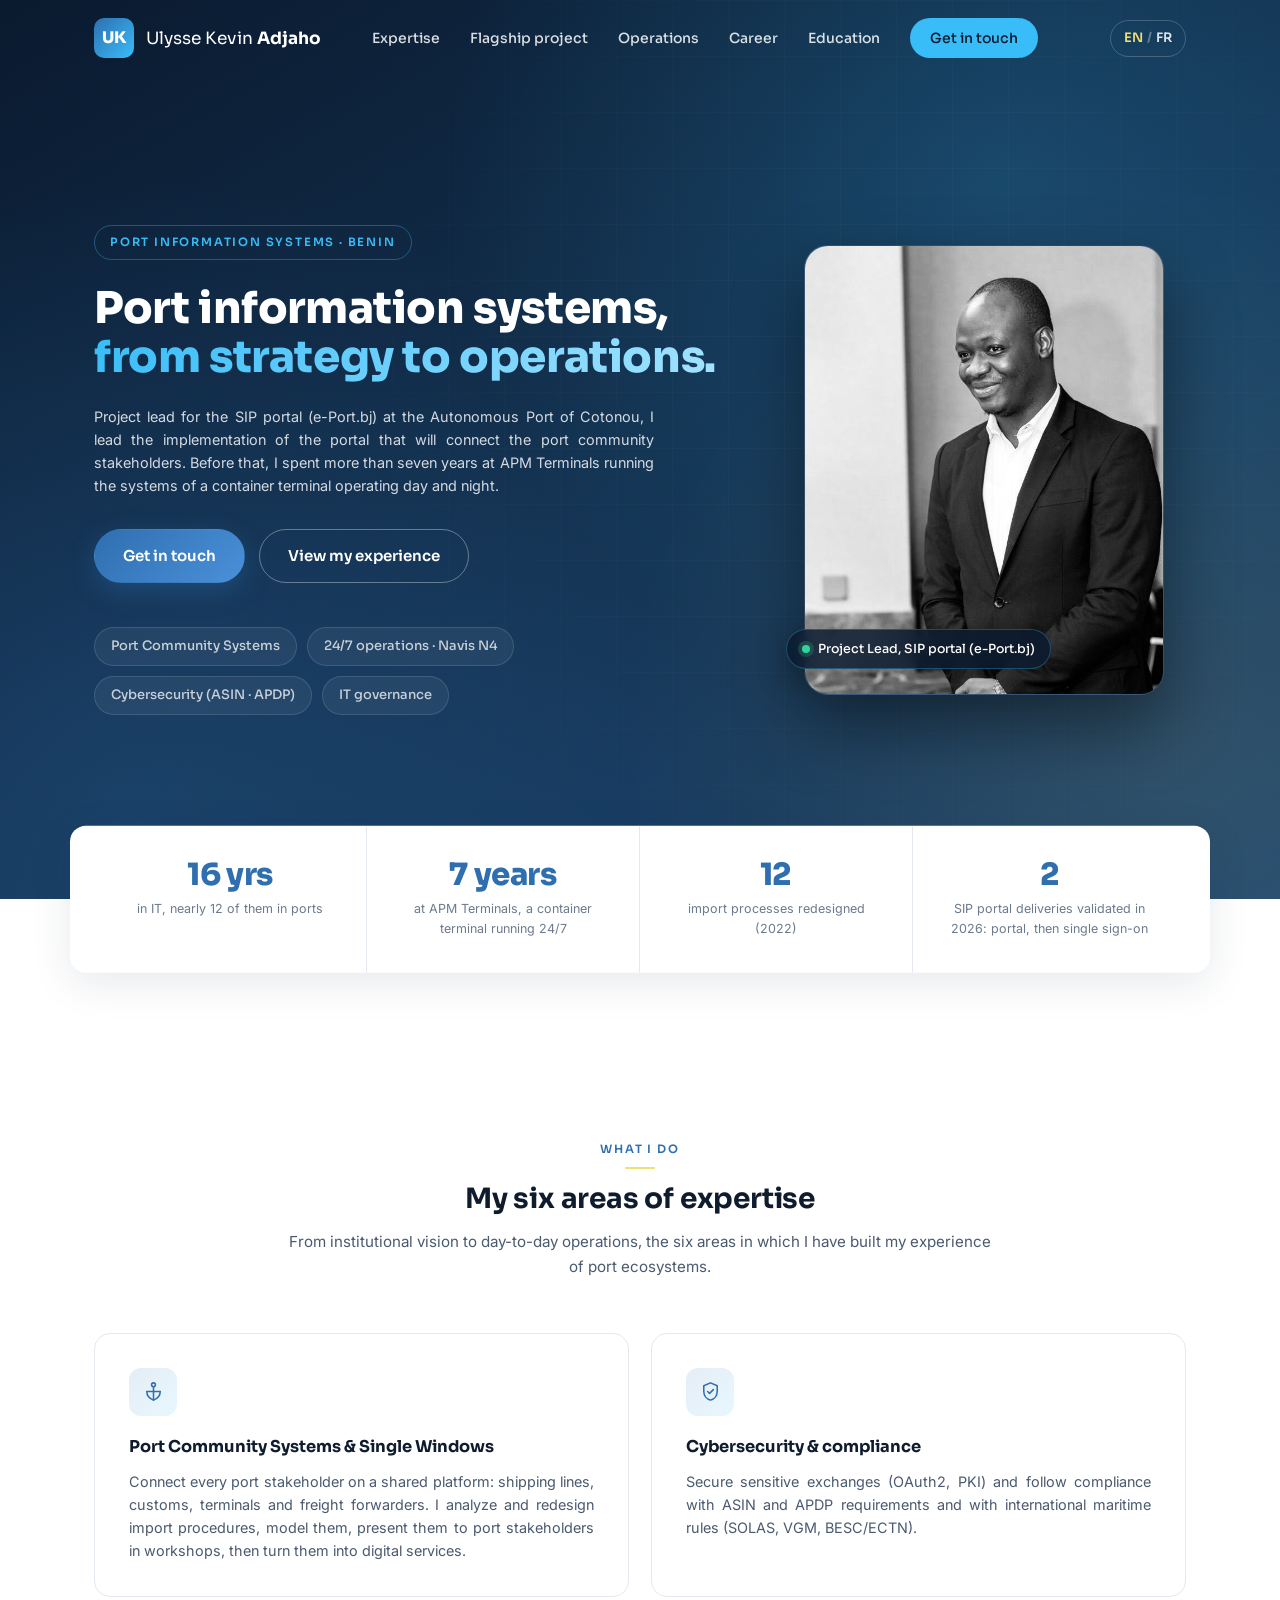
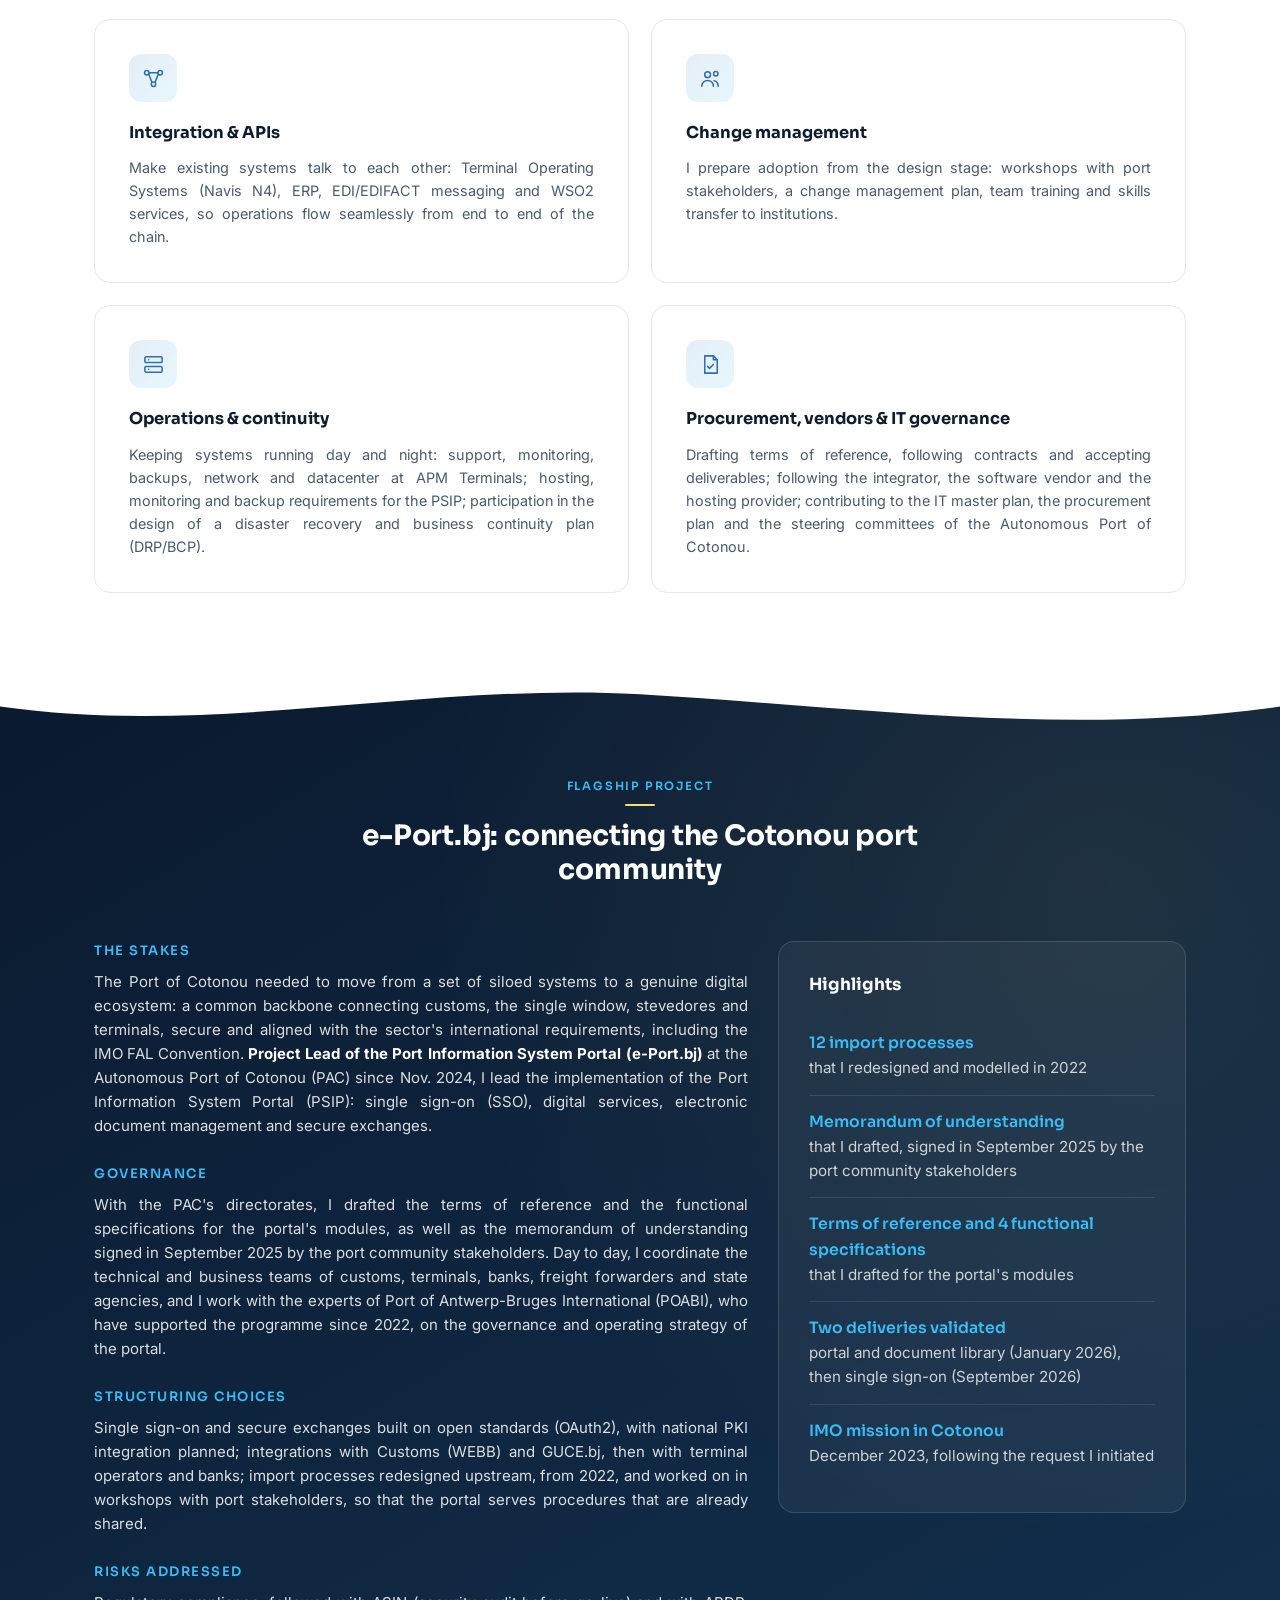
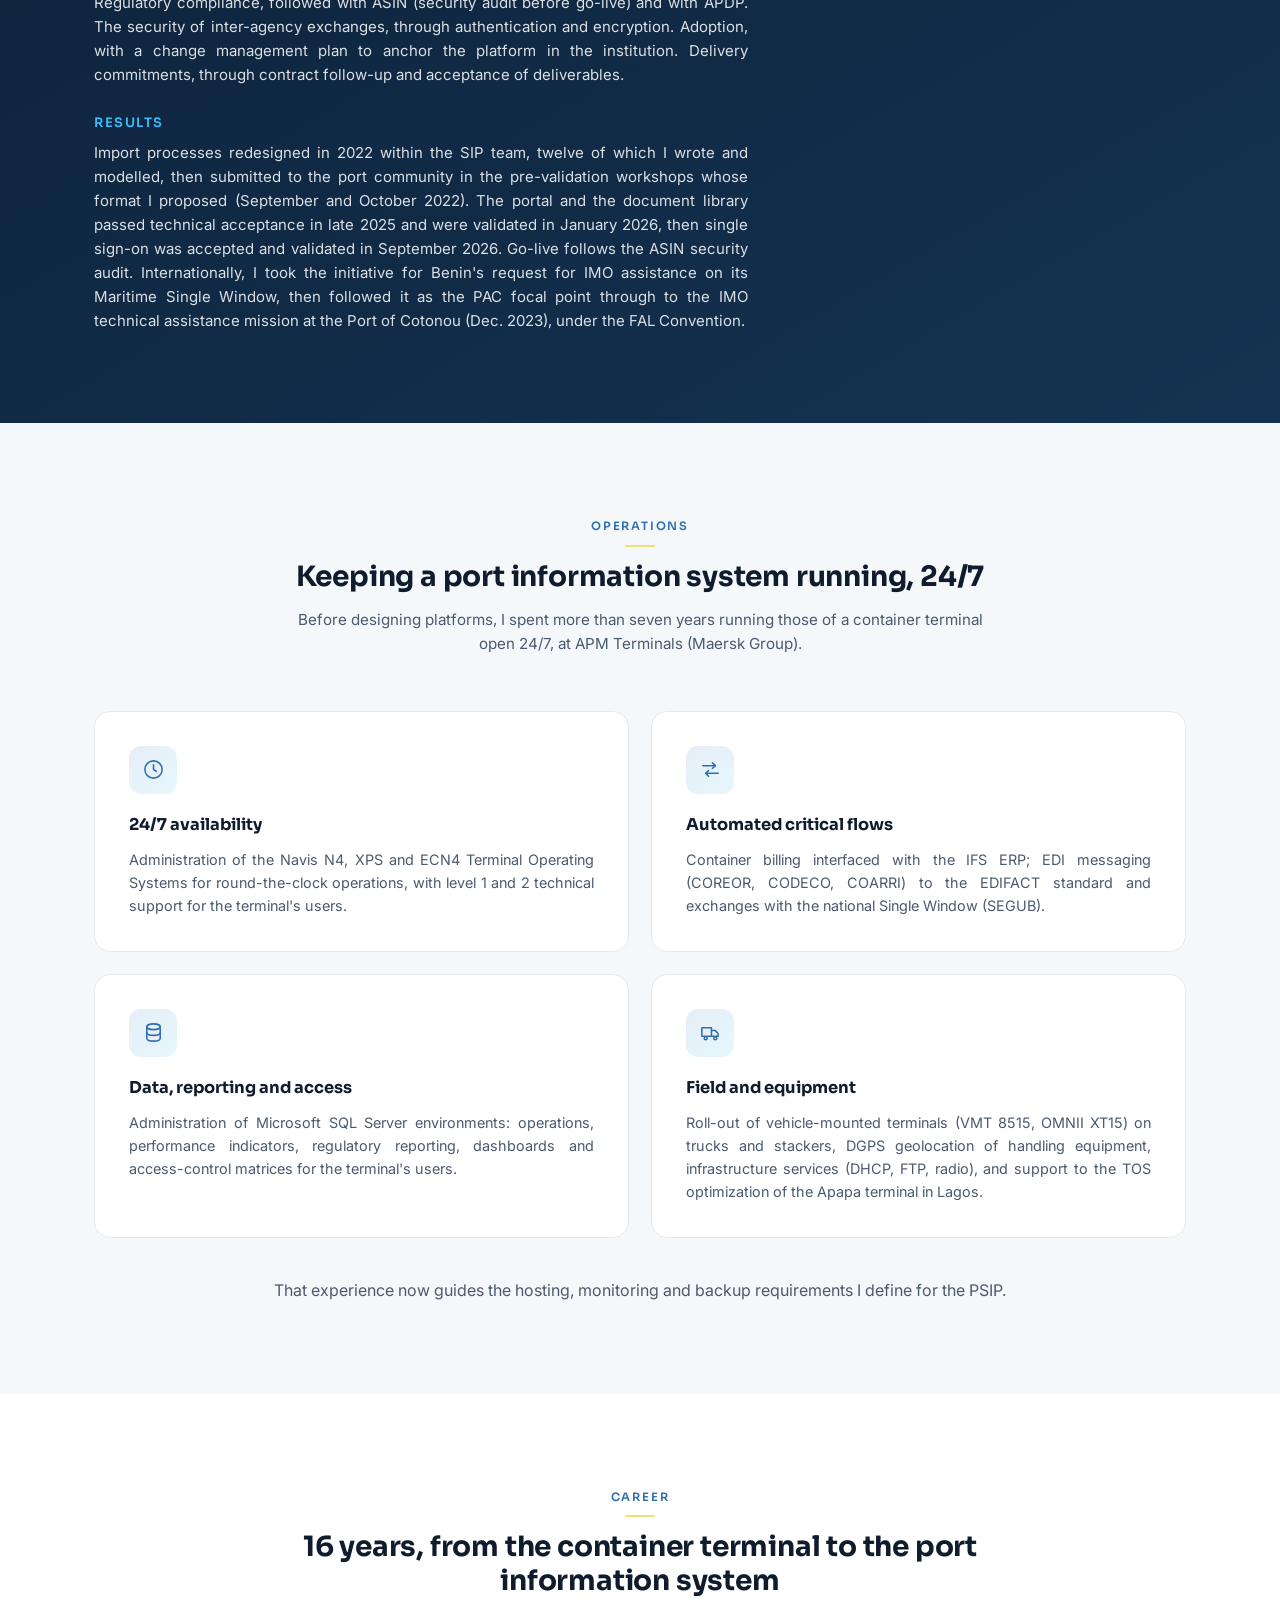
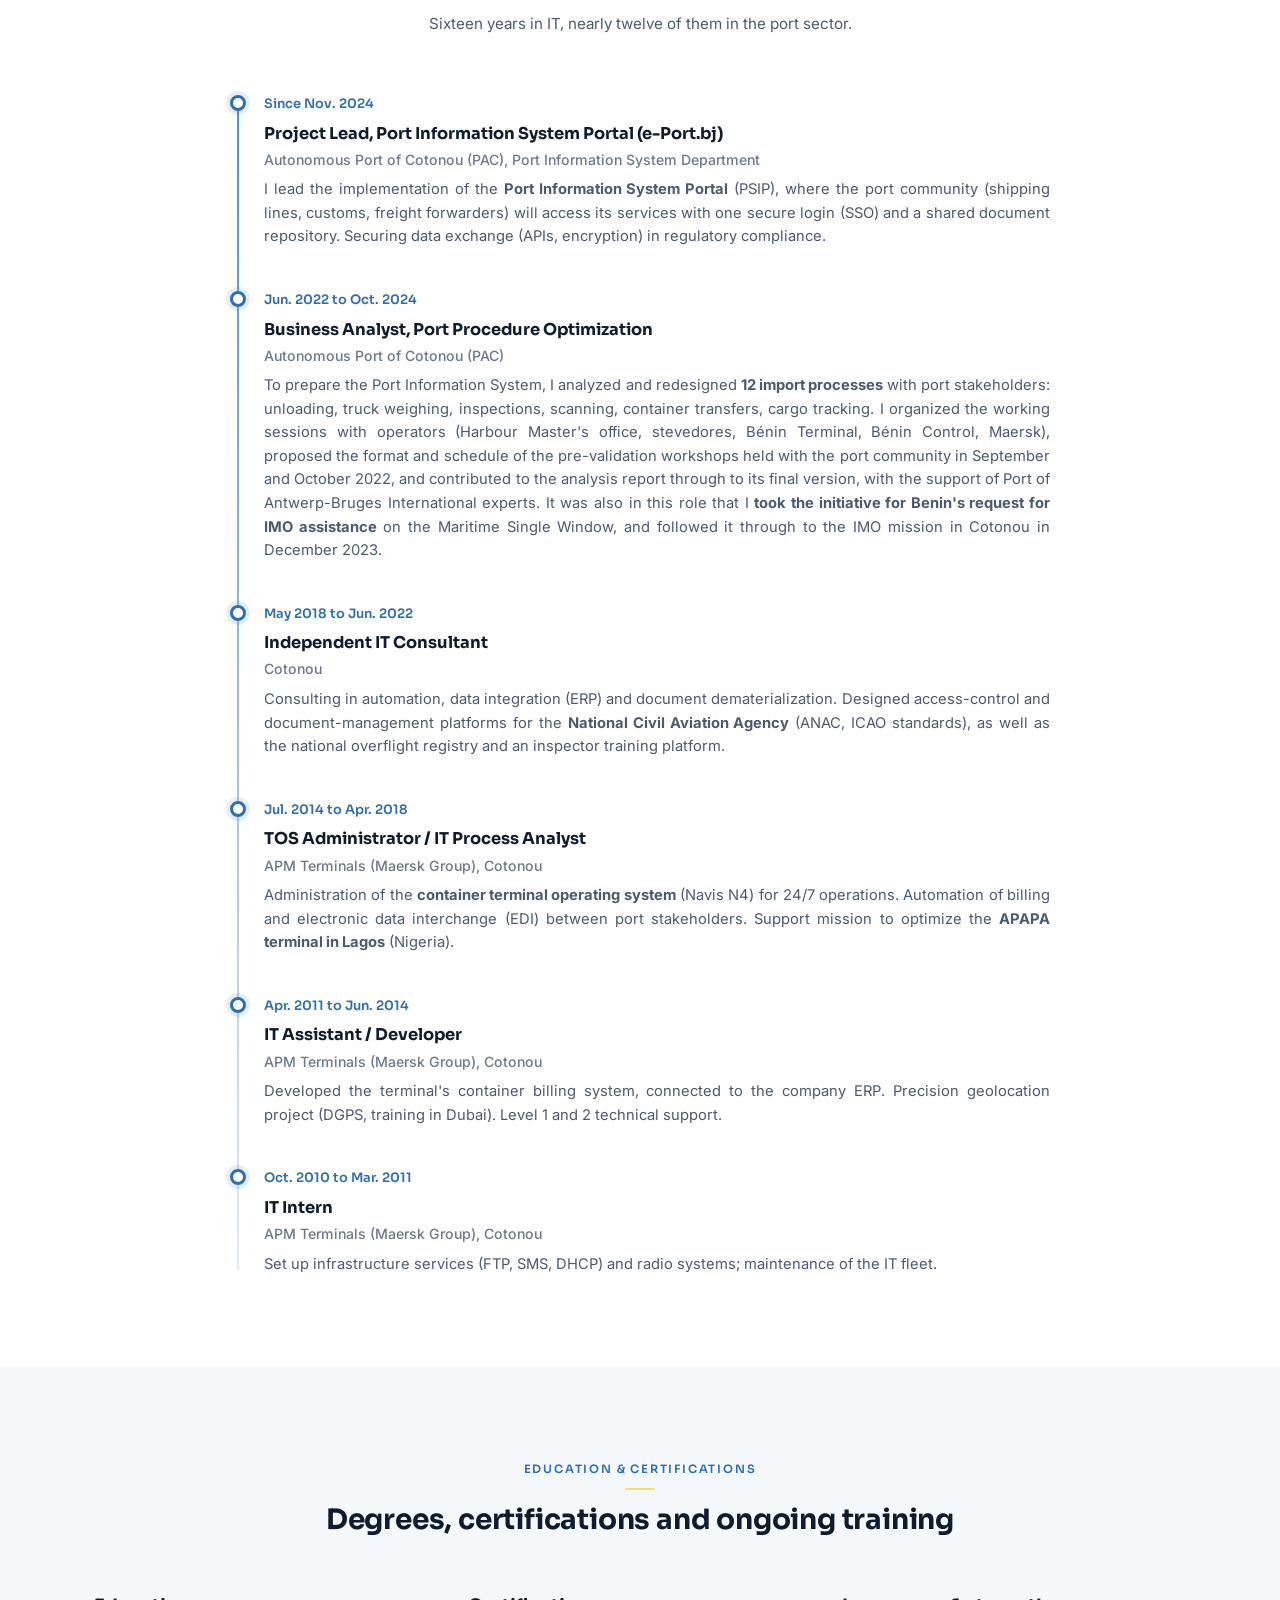
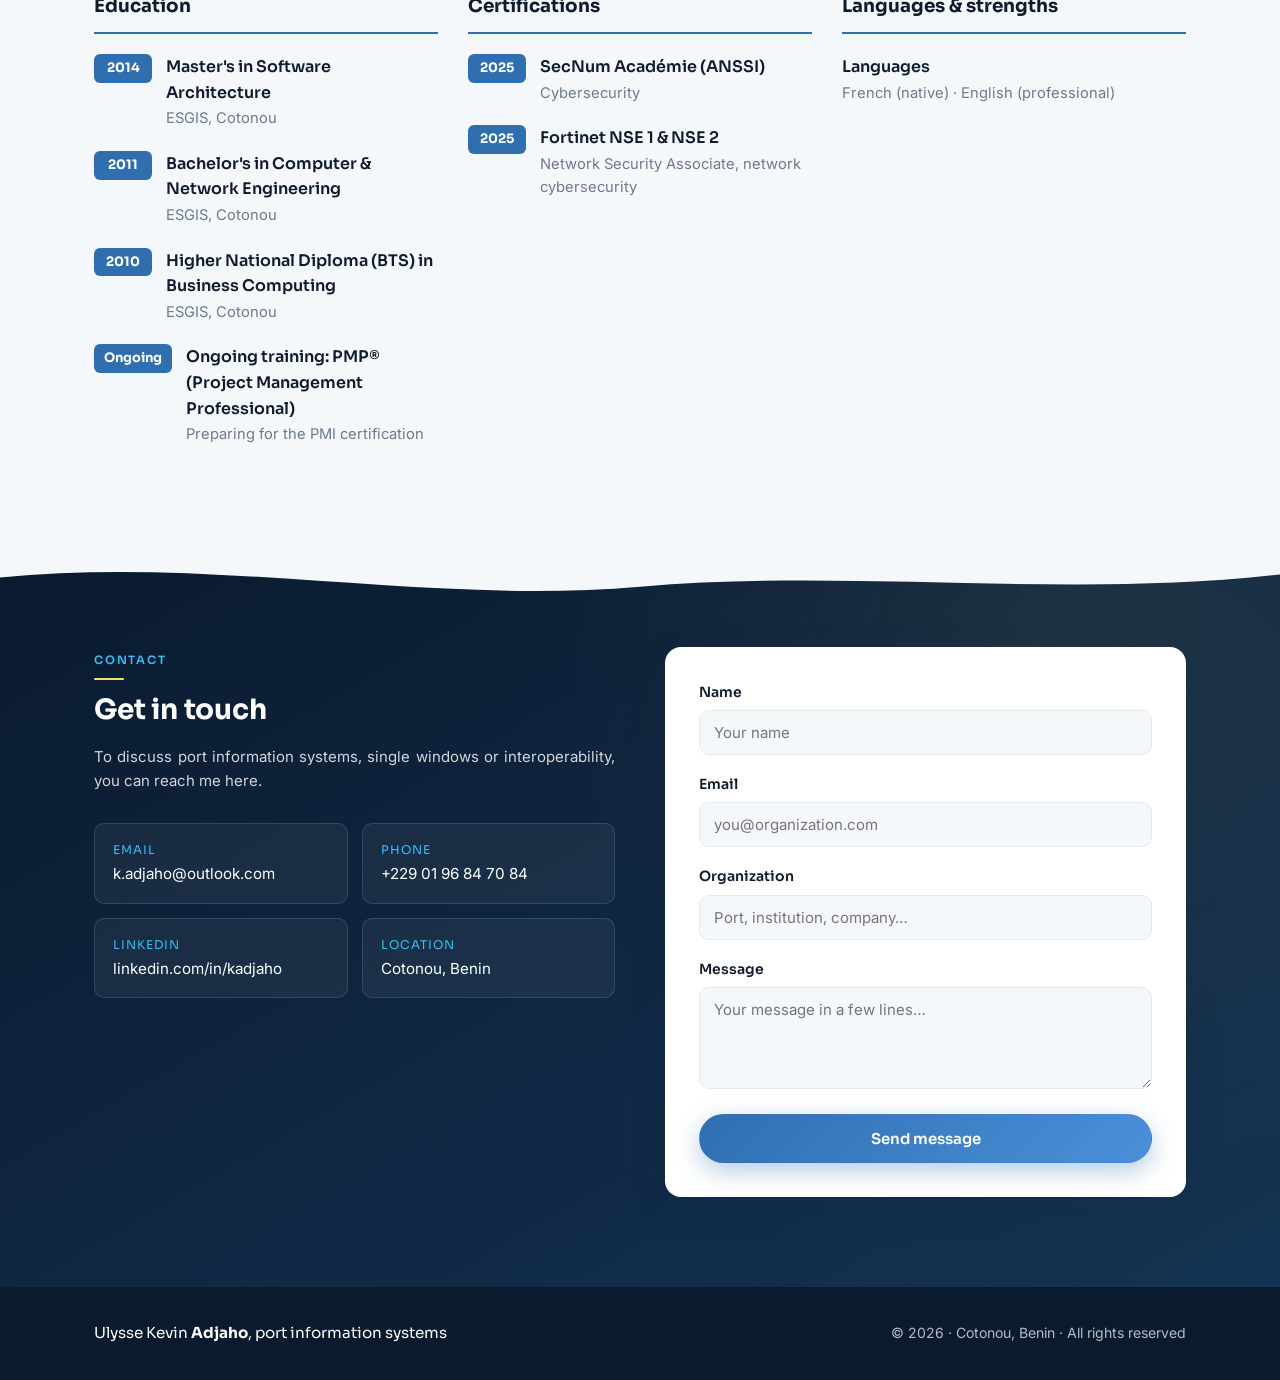
<file: index-en.html>
<!DOCTYPE html>
<html lang="en">
<head>
  <meta charset="UTF-8" />
  <meta name="viewport" content="width=device-width, initial-scale=1.0" />
  <title>Ulysse Kevin Adjaho | Port information systems</title>
  <meta name="description" content="Ulysse Kevin Adjaho, port information systems, Cotonou (Benin). 16 years of experience in IT, nearly twelve of them in ports, from 24/7 terminal operations at APM Terminals to the implementation of the Port Information System Portal (e-Port.bj) at the Autonomous Port of Cotonou: governance, cybersecurity, interoperability, compliance." />
  <meta name="author" content="Ulysse Kevin Adjaho" />

  <!-- Open Graph -->
  <meta property="og:type" content="website" />
  <meta property="og:title" content="Ulysse Kevin Adjaho | Port information systems" />
  <meta property="og:description" content="Port information systems, from strategy to operations. 16 years of experience in IT, nearly twelve of them in ports, from 24/7 terminal operations to the implementation of the PSIP at the Port of Cotonou." />
  <meta property="og:locale" content="en_US" />
  <meta property="og:url" content="https://kevinadjaho.com/index-en.html" />

  <link rel="canonical" href="https://kevinadjaho.com/index-en.html" />
  <link rel="icon" href="favicon.svg" type="image/svg+xml" />
  <link rel="preconnect" href="https://fonts.googleapis.com" />
  <link rel="preconnect" href="https://fonts.gstatic.com" crossorigin />
  <link href="https://fonts.googleapis.com/css2?family=Sora:wght@400;600;700;800&family=Inter:wght@400;500;600&display=swap" rel="stylesheet" />
  <link rel="alternate" hreflang="fr" href="https://kevinadjaho.com/" />
  <link rel="alternate" hreflang="en" href="https://kevinadjaho.com/index-en.html" />
  <link rel="alternate" hreflang="x-default" href="https://kevinadjaho.com/" />
  <link rel="stylesheet" href="styles.css?v=6" />

  <script type="application/ld+json">
  {
    "@context": "https://schema.org",
    "@type": "Person",
    "name": "Ulysse Kevin Adjaho",
    "alternateName": "Kevin Adjaho",
    "url": "https://kevinadjaho.com/",
    "image": "https://kevinadjaho.com/assets/photo.jpg",
    "jobTitle": "Project Lead, Port Information System Portal (e-Port.bj), Autonomous Port of Cotonou",
    "worksFor": {
      "@type": "Organization",
      "name": "Autonomous Port of Cotonou (PAC)"
    },
    "alumniOf": {
      "@type": "CollegeOrUniversity",
      "name": "ESGIS, Cotonou"
    },
    "address": {
      "@type": "PostalAddress",
      "addressLocality": "Cotonou",
      "addressCountry": "BJ"
    },
    "email": "mailto:k.adjaho@outlook.com",
    "telephone": "+229-01-96-84-70-84",
    "sameAs": [
      "https://www.linkedin.com/in/kadjaho"
    ],
    "knowsAbout": [
      "Port Community Systems",
      "Port Digital Transformation",
      "Systems Interoperability",
      "Cybersecurity",
      "Maritime Single Window",
      "API Integration",
      "IT Governance",
      "IT Operations and Business Continuity"
    ]
  }
  </script>
</head>
<body>

  <!-- ===== Header / Nav ===== -->
  <header class="site-header" id="siteHeader">
    <div class="container header-inner">
      <a href="#accueil" class="brand">
        <span class="brand-mark">UK</span>
        <span class="brand-name">Ulysse Kevin <strong>Adjaho</strong></span>
      </a>
      <nav class="nav" id="nav">
        <a href="#expertise">Expertise</a>
        <a href="#projet">Flagship project</a>
        <a href="#exploitation">Operations</a>
        <a href="#parcours">Career</a>
        <a href="#formation">Education</a>
        <a href="#contact" class="nav-cta">Get in touch</a>
      </nav>
      <a class="lang-switch" href="index.html" hreflang="fr" aria-label="Passer en français">
        <span class="lang-current">EN</span><span class="lang-sep">/</span><span class="lang-alt">FR</span>
      </a>
      <button class="nav-toggle" id="navToggle" aria-label="Menu" aria-expanded="false">
        <span></span><span></span><span></span>
      </button>
    </div>
  </header>

  <!-- ===== Hero ===== -->
  <section class="hero" id="accueil">
    <div class="hero-bg" aria-hidden="true"></div>
    <div class="container hero-inner">
      <div class="hero-content">
        <p class="hero-eyebrow">Port information systems · Benin</p>
        <h1 class="hero-title">
          Port information systems,
          <span class="accent">from strategy to&nbsp;operations.</span>
        </h1>
        <p class="hero-lead">
          Project lead for the SIP portal (e-Port.bj) at the Autonomous Port of Cotonou,
          I lead the implementation of the portal that will connect the port community
          stakeholders. Before that, I spent more than seven years at APM Terminals
          running the systems of a container terminal operating day and night.
        </p>
        <div class="hero-actions">
          <a href="#contact" class="btn btn-primary">Get in touch</a>
          <a href="#parcours" class="btn btn-ghost">View my experience</a>
        </div>
        <ul class="hero-tags">
          <li>Port Community Systems</li>
          <li>24/7 operations · Navis N4</li>
          <li>Cybersecurity (ASIN · APDP)</li>
          <li>IT governance</li>
        </ul>
      </div>

      <div class="hero-portrait">
        <div class="portrait-frame">
          <img src="assets/photo.jpg" alt="Ulysse Kevin Adjaho" id="heroPhoto"
               onerror="this.style.display='none'; this.parentElement.classList.add('portrait-empty');" />
          <span class="portrait-fallback" aria-hidden="true">UK</span>
        </div>
        <div class="portrait-badge">
          <span class="badge-dot"></span>
          Project Lead, SIP portal (e-Port.bj)
        </div>
      </div>
    </div>
    <div class="hero-scroll" aria-hidden="true"><span></span></div>
  </section>

  <!-- ===== Stats ===== -->
  <section class="stats" aria-label="Key figures">
    <div class="container stats-grid">
      <div class="stat">
        <span class="stat-num">16 yrs</span>
        <span class="stat-label">in IT, nearly 12 of them in ports</span>
      </div>
      <div class="stat">
        <span class="stat-num">7 years</span>
        <span class="stat-label">at APM Terminals, a container terminal running 24/7</span>
      </div>
      <div class="stat">
        <span class="stat-num">12</span>
        <span class="stat-label">import processes redesigned (2022)</span>
      </div>
      <div class="stat">
        <span class="stat-num">2</span>
        <span class="stat-label">SIP portal deliveries validated in 2026: portal, then single sign-on</span>
      </div>
    </div>
  </section>

  <!-- ===== Expertise ===== -->
  <section class="section" id="expertise">
    <div class="container">
      <div class="section-head">
        <p class="section-eyebrow">What I do</p>
        <h2 class="section-title">My six areas of expertise</h2>
        <p class="section-sub">
          From institutional vision to day-to-day operations, the six areas in
          which I have built my experience of port ecosystems.
        </p>
      </div>

      <div class="cards">
        <article class="card">
          <div class="card-icon">
            <svg viewBox="0 0 24 24" fill="none" stroke="currentColor" stroke-width="1.6" stroke-linecap="round" stroke-linejoin="round" aria-hidden="true">
              <circle cx="12" cy="5" r="2"></circle>
              <line x1="12" y1="7" x2="12" y2="21"></line>
              <path d="M5 12h14"></path>
              <path d="M5 12c0 4.5 3 7.5 7 9c4-1.5 7-4.5 7-9"></path>
            </svg>
          </div>
          <h3>Port Community Systems &amp; Single Windows</h3>
          <p>
            Connect every port stakeholder on a shared platform: shipping lines,
            customs, terminals and freight forwarders. I analyze and redesign import
            procedures, model them, present them to port stakeholders in workshops, then
            turn them into digital services.
          </p>
        </article>

        <article class="card">
          <div class="card-icon">
            <svg viewBox="0 0 24 24" fill="none" stroke="currentColor" stroke-width="1.6" stroke-linecap="round" stroke-linejoin="round" aria-hidden="true">
              <path d="M12 3l7 3v6c0 4.5-3 8-7 9c-4-1-7-4.5-7-9V6l7-3z"></path>
              <path d="M9 12l2 2l4-4"></path>
            </svg>
          </div>
          <h3>Cybersecurity &amp; compliance</h3>
          <p>
            Secure sensitive exchanges (OAuth2, PKI) and follow compliance with
            ASIN and APDP requirements and with international maritime rules
            (SOLAS, VGM, BESC/ECTN).
          </p>
        </article>

        <article class="card">
          <div class="card-icon">
            <svg viewBox="0 0 24 24" fill="none" stroke="currentColor" stroke-width="1.6" stroke-linecap="round" stroke-linejoin="round" aria-hidden="true">
              <circle cx="5" cy="6" r="2.3"></circle>
              <circle cx="19" cy="6" r="2.3"></circle>
              <circle cx="12" cy="18" r="2.3"></circle>
              <path d="M7 7.3L10.3 16"></path>
              <path d="M17 7.3L13.7 16"></path>
              <path d="M7.3 6h9.4"></path>
            </svg>
          </div>
          <h3>Integration &amp; APIs</h3>
          <p>
            Make existing systems talk to each other: Terminal Operating Systems
            (Navis N4), ERP, EDI/EDIFACT messaging and WSO2 services, so operations
            flow seamlessly from end to end of the chain.
          </p>
        </article>

        <article class="card">
          <div class="card-icon">
            <svg viewBox="0 0 24 24" fill="none" stroke="currentColor" stroke-width="1.6" stroke-linecap="round" stroke-linejoin="round" aria-hidden="true">
              <circle cx="9" cy="8" r="3"></circle>
              <path d="M3 20c0-3.5 2.7-6 6-6s6 2.5 6 6"></path>
              <circle cx="17.5" cy="7" r="2.3"></circle>
              <path d="M15.7 14.3c2.8 0.4 4.3 2.6 4.3 5.7"></path>
            </svg>
          </div>
          <h3>Change management</h3>
          <p>
            I prepare adoption from the design stage: workshops with port
            stakeholders, a change management plan, team training and skills
            transfer to institutions.
          </p>
        </article>
        <article class="card">
          <div class="card-icon">
            <svg viewBox="0 0 24 24" fill="none" stroke="currentColor" stroke-width="1.6" stroke-linecap="round" stroke-linejoin="round" aria-hidden="true">
              <rect x="3" y="4" width="18" height="6" rx="1.5"></rect><rect x="3" y="14" width="18" height="6" rx="1.5"></rect><path d="M7 7h.01M7 17h.01"></path>
            </svg>
          </div>
          <h3>Operations &amp; continuity</h3>
          <p>
            Keeping systems running day and night: support, monitoring, backups, network and
            datacenter at APM Terminals; hosting, monitoring and backup requirements for
            the PSIP; participation in the design of a disaster recovery and business
            continuity plan (DRP/BCP).
          </p>
        </article>
        <article class="card">
          <div class="card-icon">
            <svg viewBox="0 0 24 24" fill="none" stroke="currentColor" stroke-width="1.6" stroke-linecap="round" stroke-linejoin="round" aria-hidden="true">
              <path d="M6 3h9l4 4v14H6z"></path><path d="M15 3v4h4"></path><path d="M9 14l2 2 4-4"></path>
            </svg>
          </div>
          <h3>Procurement, vendors &amp; IT governance</h3>
          <p>
            Drafting terms of reference, following contracts and accepting deliverables;
            following the integrator, the software vendor and the hosting provider;
            contributing to the IT master plan, the procurement plan and
            the steering committees of the Autonomous Port of Cotonou.
          </p>
        </article>
      </div>
    </div>
  </section>

  <!-- ===== Flagship project ===== -->
  <section class="section section-dark" id="projet">
    <svg class="section-wave wave-white" viewBox="0 0 1440 60" preserveAspectRatio="none" aria-hidden="true"><path d="M0,32 C240,72 480,0 720,16 C960,32 1200,72 1440,32 L1440,0 L0,0 Z"></path></svg>
    <div class="container">
      <div class="section-head">
        <p class="section-eyebrow light">Flagship project</p>
        <h2 class="section-title">e-Port.bj: connecting the Cotonou port community</h2>
      </div>

      <div class="case">
        <div class="case-main">
          <div class="case-block">
            <h4>The stakes</h4>
            <p>
              The Port of Cotonou needed to move from a set
              of siloed systems to a genuine digital ecosystem: a common backbone
              connecting customs, the single window, stevedores and terminals, secure
              and aligned with the sector's international requirements, including the
              IMO FAL Convention.
              <strong>Project Lead of the Port Information System Portal (e-Port.bj)</strong> at the Autonomous Port of Cotonou
              (PAC) since Nov. 2024, I lead the implementation of the Port Information
              System Portal (PSIP): single sign-on (SSO), digital services, electronic
              document management and secure exchanges.
            </p>
          </div>
          <div class="case-block">
            <h4>Governance</h4>
            <p>
              With the PAC's directorates, I drafted the terms of reference and the
              functional specifications for the portal's modules, as well as the memorandum
              of understanding signed in September 2025 by the port community stakeholders. Day to day, I coordinate the technical and
              business teams of customs, terminals, banks, freight forwarders and state
              agencies, and I work with the experts of Port of Antwerp-Bruges
              International (POABI), who have supported the programme since 2022, on the
              governance and operating strategy of the portal.
            </p>
          </div>
          <div class="case-block">
            <h4>Structuring choices</h4>
            <p>
              Single sign-on and secure exchanges built on open standards (OAuth2), with
              national PKI integration planned; integrations with Customs (WEBB) and
              GUCE.bj, then with terminal operators and banks; import processes redesigned
              upstream, from 2022, and worked on in workshops with port stakeholders, so
              that the portal serves procedures that are already shared.
            </p>
          </div>
          <div class="case-block">
            <h4>Risks addressed</h4>
            <p>
              Regulatory compliance, followed with ASIN (security audit before go-live) and with
              APDP. The security of inter-agency exchanges, through authentication
              and encryption. Adoption, with a change management plan to anchor the
              platform in the institution. Delivery commitments, through contract
              follow-up and acceptance of deliverables.
            </p>
          </div>
          <div class="case-block">
            <h4>Results</h4>
            <p>
              Import processes redesigned in 2022 within the SIP team, twelve of which I wrote
              and modelled, then submitted to the port community in the pre-validation
              workshops whose format I proposed (September and October 2022). The portal and
              the document library passed technical acceptance in late 2025 and were
              validated in January 2026, then single sign-on was accepted and
              validated in September 2026. Go-live follows the ASIN security audit.
              Internationally, I took the initiative for Benin's request for IMO assistance
              on its Maritime Single Window, then followed it as the PAC focal point through to
              the IMO technical assistance mission at the Port of Cotonou (Dec. 2023),
              under the FAL Convention.
            </p>
          </div>
        </div>

        <aside class="case-side">
          <h4>Highlights</h4>
          <ul class="case-list">
            <li><span>12 import processes</span> that I redesigned and modelled in 2022</li>
            <li><span>Memorandum of understanding</span> that I drafted, signed in September 2025 by the port community stakeholders</li>
            <li><span>Terms of reference and 4 functional specifications</span> that I drafted for the portal's modules</li>
            <li><span>Two deliveries validated</span> portal and document library (January 2026), then single sign-on (September 2026)</li>
            <li><span>IMO mission in Cotonou</span> December 2023, following the request I initiated</li>
          </ul>
        </aside>
      </div>
    </div>
  </section>

  <!-- ===== Operations ===== -->
  <section class="section section-soft" id="exploitation">
    <div class="container">
      <div class="section-head">
        <p class="section-eyebrow">Operations</p>
        <h2 class="section-title">Keeping a port information system running, 24/7</h2>
        <p class="section-sub">
          Before designing platforms, I spent more than seven years running those of a
          container terminal open 24/7, at APM Terminals (Maersk Group).
        </p>
      </div>

      <div class="cards">
        <article class="card">
          <div class="card-icon">
            <svg viewBox="0 0 24 24" fill="none" stroke="currentColor" stroke-width="1.6" stroke-linecap="round" stroke-linejoin="round" aria-hidden="true">
              <circle cx="12" cy="12" r="9"></circle><path d="M12 7v5l3 2"></path>
            </svg>
          </div>
          <h3>24/7 availability</h3>
          <p>
            Administration of the Navis N4, XPS and ECN4 Terminal Operating Systems for
            round-the-clock operations, with level 1 and 2 technical support for the
            terminal's users.
          </p>
        </article>
        <article class="card">
          <div class="card-icon">
            <svg viewBox="0 0 24 24" fill="none" stroke="currentColor" stroke-width="1.6" stroke-linecap="round" stroke-linejoin="round" aria-hidden="true">
              <path d="M4 8h13"></path><path d="M14 5l3 3-3 3"></path><path d="M20 16H7"></path><path d="M10 13l-3 3 3 3"></path>
            </svg>
          </div>
          <h3>Automated critical flows</h3>
          <p>
            Container billing interfaced with the IFS ERP; EDI messaging (COREOR,
            CODECO, COARRI) to the EDIFACT standard and exchanges with the national
            Single Window (SEGUB).
          </p>
        </article>
        <article class="card">
          <div class="card-icon">
            <svg viewBox="0 0 24 24" fill="none" stroke="currentColor" stroke-width="1.6" stroke-linecap="round" stroke-linejoin="round" aria-hidden="true">
              <ellipse cx="12" cy="6" rx="7" ry="3"></ellipse><path d="M5 6v12c0 1.7 3.1 3 7 3s7-1.3 7-3V6"></path><path d="M5 12c0 1.7 3.1 3 7 3s7-1.3 7-3"></path>
            </svg>
          </div>
          <h3>Data, reporting and access</h3>
          <p>
            Administration of Microsoft SQL Server environments: operations, performance
            indicators, regulatory reporting, dashboards and access-control matrices for
            the terminal's users.
          </p>
        </article>
        <article class="card">
          <div class="card-icon">
            <svg viewBox="0 0 24 24" fill="none" stroke="currentColor" stroke-width="1.6" stroke-linecap="round" stroke-linejoin="round" aria-hidden="true">
              <path d="M3 7h10v9H3z"></path><path d="M13 10h4l3 3v3h-7"></path><circle cx="7" cy="18" r="1.6"></circle><circle cx="17" cy="18" r="1.6"></circle>
            </svg>
          </div>
          <h3>Field and equipment</h3>
          <p>
            Roll-out of vehicle-mounted terminals (VMT 8515, OMNII XT15) on trucks and
            stackers, DGPS geolocation of handling equipment, infrastructure services
            (DHCP, FTP, radio), and support to the TOS optimization of the Apapa terminal
            in Lagos.
          </p>
        </article>
      </div>

      <p class="run-note">
        That experience now guides the hosting, monitoring and backup requirements I
        define for the PSIP.
      </p>
    </div>
  </section>

  <!-- ===== Career ===== -->
  <section class="section" id="parcours">
    <div class="container">
      <div class="section-head">
        <p class="section-eyebrow">Career</p>
        <h2 class="section-title">16 years, from the container terminal to the port information system</h2>
        <p class="section-sub">
          Sixteen years in IT, nearly twelve of them in the port sector.
        </p>
      </div>

      <ol class="timeline">
        <li class="tl-item">
          <div class="tl-dot"></div>
          <div class="tl-body">
            <span class="tl-date">Since Nov. 2024</span>
            <h3>Project Lead, Port Information System Portal (e-Port.bj)</h3>
            <p class="tl-org">Autonomous Port of Cotonou (PAC), Port Information System Department</p>
            <p>I lead the implementation of the <strong>Port Information System Portal</strong> (PSIP), where the port community (shipping lines, customs, freight forwarders) will access its services with one secure login (SSO) and a shared document repository. Securing data exchange (APIs, encryption) in regulatory compliance.</p>
          </div>
        </li>
        <li class="tl-item">
          <div class="tl-dot"></div>
          <div class="tl-body">
            <span class="tl-date">Jun. 2022 to Oct. 2024</span>
            <h3>Business Analyst, Port Procedure Optimization</h3>
            <p class="tl-org">Autonomous Port of Cotonou (PAC)</p>
            <p>To prepare the Port Information System, I analyzed and redesigned <strong>12 import processes</strong> with port stakeholders: unloading, truck weighing, inspections, scanning, container transfers, cargo tracking. I organized the working sessions with operators (Harbour Master's office, stevedores, Bénin Terminal, Bénin Control, Maersk), proposed the format and schedule of the pre-validation workshops held with the port community in September and October 2022, and contributed to the analysis report through to its final version, with the support of Port of Antwerp-Bruges International experts. It was also in this role that I <strong>took the initiative for Benin's request for IMO assistance</strong> on the Maritime Single Window, and followed it through to the IMO mission in Cotonou in December 2023.</p>
          </div>
        </li>
        <li class="tl-item">
          <div class="tl-dot"></div>
          <div class="tl-body">
            <span class="tl-date">May 2018 to Jun. 2022</span>
            <h3>Independent IT Consultant</h3>
            <p class="tl-org">Cotonou</p>
            <p>Consulting in automation, data integration (ERP) and document dematerialization. Designed access-control and document-management platforms for the <strong>National Civil Aviation Agency</strong> (ANAC, ICAO standards), as well as the national overflight registry and an inspector training platform.</p>
          </div>
        </li>
        <li class="tl-item">
          <div class="tl-dot"></div>
          <div class="tl-body">
            <span class="tl-date">Jul. 2014 to Apr. 2018</span>
            <h3>TOS Administrator / IT Process Analyst</h3>
            <p class="tl-org">APM Terminals (Maersk Group), Cotonou</p>
            <p>Administration of the <strong>container terminal operating system</strong> (Navis N4) for 24/7 operations. Automation of billing and electronic data interchange (EDI) between port stakeholders. Support mission to optimize the <strong>APAPA terminal in Lagos</strong> (Nigeria).</p>
          </div>
        </li>
        <li class="tl-item">
          <div class="tl-dot"></div>
          <div class="tl-body">
            <span class="tl-date">Apr. 2011 to Jun. 2014</span>
            <h3>IT Assistant / Developer</h3>
            <p class="tl-org">APM Terminals (Maersk Group), Cotonou</p>
            <p>Developed the terminal's container billing system, connected to the company ERP. Precision geolocation project (DGPS, training in Dubai). Level 1 and 2 technical support.</p>
          </div>
        </li>
        <li class="tl-item">
          <div class="tl-dot"></div>
          <div class="tl-body">
            <span class="tl-date">Oct. 2010 to Mar. 2011</span>
            <h3>IT Intern</h3>
            <p class="tl-org">APM Terminals (Maersk Group), Cotonou</p>
            <p>Set up infrastructure services (FTP, SMS, DHCP) and radio systems; maintenance of the IT fleet.</p>
          </div>
        </li>
      </ol>
    </div>
  </section>

  <!-- ===== Education & certifications ===== -->
  <section class="section section-soft" id="formation">
    <div class="container">
      <div class="section-head">
        <p class="section-eyebrow">Education &amp; certifications</p>
        <h2 class="section-title">Degrees, certifications and ongoing training</h2>
      </div>

      <div class="edu-grid">
        <div class="edu-col">
          <h3 class="edu-heading">Education</h3>
          <div class="edu-item">
            <span class="edu-year">2014</span>
            <div>
              <h4>Master's in Software Architecture</h4>
              <p>ESGIS, Cotonou</p>
            </div>
          </div>
          <div class="edu-item">
            <span class="edu-year">2011</span>
            <div>
              <h4>Bachelor's in Computer &amp; Network Engineering</h4>
              <p>ESGIS, Cotonou</p>
            </div>
          </div>
          <div class="edu-item">
            <span class="edu-year">2010</span>
            <div>
              <h4>Higher National Diploma (BTS) in Business Computing</h4>
              <p>ESGIS, Cotonou</p>
            </div>
          </div>
          <div class="edu-item">
            <span class="edu-year">Ongoing</span>
            <div>
              <h4>Ongoing training: PMP® (Project Management Professional)</h4>
              <p>Preparing for the PMI certification</p>
            </div>
          </div>
        </div>

        <div class="edu-col">
          <h3 class="edu-heading">Certifications</h3>
          <div class="edu-item">
            <span class="edu-year">2025</span>
            <div>
              <h4>SecNum Académie (ANSSI)</h4>
              <p>Cybersecurity</p>
            </div>
          </div>
          <div class="edu-item">
            <span class="edu-year">2025</span>
            <div>
              <h4>Fortinet NSE 1 &amp; NSE 2</h4>
              <p>Network Security Associate, network cybersecurity</p>
            </div>
          </div>
        </div>

        <div class="edu-col">
          <h3 class="edu-heading">Languages &amp; strengths</h3>
          <div class="edu-item">
            <div>
              <h4>Languages</h4>
              <p>French (native) · English (professional)</p>
            </div>
          </div>
        </div>
      </div>
    </div>
  </section>

  <!-- ===== Contact ===== -->
  <section class="section section-dark" id="contact">
    <svg class="section-wave wave-soft" viewBox="0 0 1440 60" preserveAspectRatio="none" aria-hidden="true"><path d="M0,28 C240,0 480,64 720,40 C960,16 1200,56 1440,24 L1440,0 L0,0 Z"></path></svg>
    <div class="container contact-inner">
      <div class="contact-text">
        <p class="section-eyebrow light">Contact</p>
        <h2 class="section-title">Get in touch</h2>
        <p class="contact-lead">
          To discuss port information systems, single windows or interoperability,
          you can reach me here.
        </p>
        <div class="contact-methods">
          <a class="contact-method" href="mailto:k.adjaho@outlook.com">
            <span class="cm-label">Email</span>
            <span class="cm-value">k.adjaho@outlook.com</span>
          </a>
          <a class="contact-method" href="tel:+2290196847084">
            <span class="cm-label">Phone</span>
            <span class="cm-value">+229 01 96 84 70 84</span>
          </a>
          <a class="contact-method" href="https://www.linkedin.com/in/kadjaho" target="_blank" rel="noopener">
            <span class="cm-label">LinkedIn</span>
            <span class="cm-value">linkedin.com/in/kadjaho</span>
          </a>
          <div class="contact-method">
            <span class="cm-label">Location</span>
            <span class="cm-value">Cotonou, Benin</span>
          </div>
        </div>
      </div>

      <form class="contact-form" id="contactForm" action="mailto:k.adjaho@outlook.com" method="post" enctype="text/plain">
        <div class="field">
          <label for="name">Name</label>
          <input type="text" id="name" name="name" placeholder="Your name" required />
        </div>
        <div class="field">
          <label for="email">Email</label>
          <input type="email" id="email" name="email" placeholder="you@organization.com" required />
        </div>
        <div class="field">
          <label for="org">Organization</label>
          <input type="text" id="org" name="organization" placeholder="Port, institution, company…" />
        </div>
        <div class="field">
          <label for="message">Message</label>
          <textarea id="message" name="message" rows="4" placeholder="Your message in a few lines…" required></textarea>
        </div>
        <button type="submit" class="btn btn-primary btn-block">Send message</button>
      </form>
    </div>
  </section>

  <!-- ===== Footer ===== -->
  <footer class="site-footer">
    <div class="container footer-inner">
      <p class="footer-brand">Ulysse Kevin <strong>Adjaho</strong>, port information systems</p>
      <p class="footer-copy">© <span id="year"></span> · Cotonou, Benin · All rights reserved</p>
    </div>
  </footer>

  <script src="script.js?v=6"></script>
</body>
</html>
</file>
<file: styles.css>
/* ===================================================================
   Ulysse Kevin Adjaho - Personal Branding
   Style : institutionnel & premium (bleus maritimes)
   =================================================================== */

:root {
  /* Palette maritime */
  --navy-900: #0a1a2f;
  --navy-800: #0f2740;
  --navy-700: #143352;
  --navy-600: #1c4670;
  --blue-500: #2f6fb0;
  --blue-400: #4a90d9;
  --accent:   #38bdf8;   /* bleu clair / vague */
  --tm-yellow: #f2df74;  /* Toastmasters "Happy Yellow" - filigrane de marque */

  --ink:      #0f1c2e;
  --slate:    #4a5a6f;
  --slate-2:  #6b7a8d;
  --line:     #e4e9ef;
  --bg:       #ffffff;
  --bg-soft:  #f5f8fb;
  --white:    #ffffff;

  --radius:   16px;
  --radius-sm: 10px;
  --shadow:   0 10px 40px rgba(15, 39, 64, 0.10);
  --shadow-sm: 0 4px 18px rgba(15, 39, 64, 0.08);

  --font-head: 'Sora', system-ui, sans-serif;
  --font-body: 'Inter', system-ui, sans-serif;

  --maxw: 1140px;
}

/* ===== Reset ===== */
*, *::before, *::after { box-sizing: border-box; margin: 0; padding: 0; }
html { scroll-behavior: smooth; -webkit-text-size-adjust: 100%; }
section[id] { scroll-margin-top: 84px; }
::selection { background: var(--blue-400); color: var(--white); }
a:focus-visible, button:focus-visible, input:focus-visible, textarea:focus-visible {
  outline: 2px solid var(--accent); outline-offset: 3px; border-radius: 4px;
}
body {
  font-family: var(--font-body);
  color: var(--ink);
  background: var(--bg);
  line-height: 1.6;
  font-size: 15px;
  -webkit-font-smoothing: antialiased;
  overflow-x: hidden;
}
img { max-width: 100%; display: block; }
a { color: inherit; text-decoration: none; }
ul, ol { list-style: none; }

.container { width: 100%; max-width: var(--maxw); margin: 0 auto; padding: 0 24px; }

/* ===== Buttons ===== */
.btn {
  display: inline-flex; align-items: center; justify-content: center;
  gap: 8px;
  font-family: var(--font-head);
  font-weight: 600; font-size: 15px;
  padding: 14px 28px;
  border-radius: 999px;
  border: 1.5px solid transparent;
  cursor: pointer;
  transition: transform .2s ease, box-shadow .2s ease, background .2s ease, color .2s ease;
  white-space: nowrap;
}
.btn-primary {
  background: linear-gradient(135deg, var(--blue-500), var(--blue-400));
  color: var(--white);
  box-shadow: 0 8px 24px rgba(47, 111, 176, 0.35);
}
.btn-primary:hover { transform: translateY(-2px); box-shadow: 0 12px 30px rgba(47, 111, 176, 0.45); }
.btn-ghost {
  background: transparent;
  color: var(--white);
  border-color: rgba(255,255,255,0.35);
}
.btn-ghost:hover { background: rgba(255,255,255,0.10); border-color: rgba(255,255,255,0.6); }
.btn-block { width: 100%; }

/* ===== Header ===== */
.site-header {
  position: fixed; top: 0; left: 0; right: 0; z-index: 100;
  transition: background .3s ease, box-shadow .3s ease, padding .3s ease;
  padding: 18px 0;
}
.site-header.scrolled {
  background: rgba(255,255,255,0.92);
  backdrop-filter: blur(12px);
  box-shadow: 0 1px 0 var(--line);
  padding: 12px 0;
}
.header-inner { display: flex; align-items: center; justify-content: space-between; }

.brand { display: flex; align-items: center; gap: 12px; }
.brand-mark {
  display: grid; place-items: center;
  width: 40px; height: 40px;
  border-radius: 10px;
  background: linear-gradient(135deg, var(--blue-500), var(--accent));
  color: #fff; font-family: var(--font-head); font-weight: 800; font-size: 16px;
  letter-spacing: .5px;
}
.brand-name { font-family: var(--font-head); font-weight: 400; font-size: 17px; color: var(--white); transition: color .3s ease; }
.brand-name strong { font-weight: 700; }
.scrolled .brand-name { color: var(--ink); }

.nav { display: flex; align-items: center; gap: 30px; }
.nav a {
  font-family: var(--font-head); font-weight: 500; font-size: 14px;
  color: rgba(255,255,255,0.85); transition: color .2s ease;
}
.nav a:hover { color: var(--white); }
.scrolled .nav a { color: var(--slate); }
.scrolled .nav a:hover { color: var(--blue-500); }
.nav-cta {
  padding: 9px 20px; border-radius: 999px;
  background: var(--accent); color: var(--navy-900) !important; font-weight: 600;
}
.nav-cta:hover { background: #6fd0fb; }
.scrolled .nav-cta { color: var(--navy-900) !important; }

/* Sélecteur de langue */
.lang-switch {
  display: inline-flex; align-items: center; gap: 4px;
  margin-left: 22px;
  font-family: var(--font-head); font-weight: 600; font-size: 13px;
  color: rgba(255,255,255,0.85);
  padding: 7px 13px; border-radius: 999px;
  border: 1px solid rgba(255,255,255,0.2);
  transition: color .2s ease, border-color .2s ease, background .2s ease;
}
.lang-switch:hover { color: #fff; border-color: rgba(56,189,248,0.6); background: rgba(255,255,255,0.06); }
.lang-switch .lang-current { color: var(--tm-yellow); }
.lang-switch .lang-sep { opacity: 0.4; }
.scrolled .lang-switch { color: var(--slate); border-color: var(--line); }
.scrolled .lang-switch:hover { color: var(--blue-500); border-color: var(--blue-400); }
.scrolled .lang-switch .lang-current { color: var(--blue-500); }

.nav-toggle { display: none; flex-direction: column; gap: 5px; background: none; border: none; cursor: pointer; padding: 8px; }
.nav-toggle span { width: 24px; height: 2px; background: var(--white); border-radius: 2px; transition: .3s; }
.scrolled .nav-toggle span { background: var(--ink); }

/* ===== Hero ===== */
.hero {
  position: relative;
  min-height: 100vh;
  display: flex; align-items: center;
  background: linear-gradient(150deg, var(--navy-900) 0%, var(--navy-700) 55%, var(--navy-600) 100%);
  overflow: hidden;
  padding: 120px 0 80px;
}
.hero-bg {
  position: absolute; inset: 0;
  background:
    radial-gradient(circle at 78% 20%, rgba(56,189,248,0.18), transparent 45%),
    radial-gradient(circle at 92% 82%, rgba(242,223,116,0.10), transparent 40%),
    radial-gradient(circle at 10% 90%, rgba(47,111,176,0.25), transparent 45%);
  pointer-events: none;
}
.hero-bg::after {
  content: ""; position: absolute; inset: 0;
  background-image: linear-gradient(rgba(255,255,255,0.03) 1px, transparent 1px),
                    linear-gradient(90deg, rgba(255,255,255,0.03) 1px, transparent 1px);
  background-size: 56px 56px;
  mask-image: radial-gradient(circle at 70% 40%, #000 0%, transparent 70%);
}
.hero-inner {
  position: relative; z-index: 2;
  display: grid; grid-template-columns: 1.35fr 0.85fr;
  gap: 48px; align-items: center;
}
.hero-content { max-width: 640px; }
.hero-eyebrow {
  display: inline-block;
  font-family: var(--font-head); font-weight: 600; font-size: 11.5px;
  letter-spacing: 1.8px; text-transform: uppercase;
  color: var(--accent);
  padding: 7px 15px; border: 1px solid rgba(56,189,248,0.35);
  border-radius: 999px; margin-bottom: 24px;
}
.hero-title {
  font-family: var(--font-head); font-weight: 800;
  font-size: clamp(1.65rem, 3.4vw, 2.8rem);
  line-height: 1.14; letter-spacing: -0.4px;
  color: var(--white); margin-bottom: 22px;
}
.hero-title .accent {
  display: block;
  background: linear-gradient(120deg, var(--accent), #a5e4ff);
  -webkit-background-clip: text; background-clip: text; color: transparent;
}
.hero-lead {
  font-size: clamp(0.9rem, 1.1vw, 1rem);
  color: rgba(255,255,255,0.82);
  max-width: 560px; margin-bottom: 32px;
}
.hero-actions { display: flex; flex-wrap: wrap; gap: 14px; margin-bottom: 44px; }
.hero-tags { display: flex; flex-wrap: wrap; gap: 10px; }
.hero-tags li {
  font-family: var(--font-head); font-size: 13px; font-weight: 500;
  color: rgba(255,255,255,0.75);
  padding: 8px 16px; border-radius: 999px;
  background: rgba(255,255,255,0.06); border: 1px solid rgba(255,255,255,0.12);
}
/* Hero portrait */
.hero-portrait { position: relative; justify-self: center; width: 100%; max-width: 360px; }
.portrait-frame {
  position: relative;
  aspect-ratio: 4 / 5;
  border-radius: 24px;
  overflow: hidden;
  background: linear-gradient(150deg, var(--navy-600), var(--navy-800));
  border: 1px solid rgba(255,255,255,0.14);
  box-shadow: 0 30px 70px rgba(0,0,0,0.45);
}
.portrait-frame img { width: 100%; height: 100%; object-fit: cover; object-position: center top; }
.portrait-fallback {
  position: absolute; inset: 0; display: none;
  place-items: center;
  font-family: var(--font-head); font-weight: 800; font-size: 5rem; letter-spacing: 2px;
  color: rgba(255,255,255,0.14);
}
.portrait-frame.portrait-empty { display: grid; place-items: center; }
.portrait-frame.portrait-empty .portrait-fallback { display: grid; }
.portrait-badge {
  position: absolute; left: -18px; bottom: 26px;
  display: inline-flex; align-items: center; gap: 8px;
  background: rgba(10,26,47,0.85); backdrop-filter: blur(8px);
  border: 1px solid rgba(56,189,248,0.3);
  color: #fff; font-family: var(--font-head); font-weight: 500; font-size: 12.5px;
  padding: 9px 15px; border-radius: 999px;
  box-shadow: 0 10px 30px rgba(0,0,0,0.35);
}
.badge-dot { width: 8px; height: 8px; border-radius: 50%; background: #34d399; box-shadow: 0 0 0 4px rgba(52,211,153,0.2); }

.hero-scroll {
  position: absolute; bottom: 28px; left: 50%; transform: translateX(-50%); z-index: 2;
  width: 26px; height: 42px; border: 2px solid rgba(255,255,255,0.3); border-radius: 999px;
}
.hero-scroll span {
  position: absolute; top: 8px; left: 50%; transform: translateX(-50%);
  width: 4px; height: 8px; border-radius: 4px; background: var(--accent);
  animation: scrollDot 1.8s infinite;
}
@keyframes scrollDot { 0% { opacity: 0; top: 8px; } 40% { opacity: 1; } 80% { opacity: 0; top: 22px; } 100% { opacity: 0; } }

/* ===== Stats ===== */
.stats {
  background: var(--white);
  margin-top: -1px;
  position: relative; z-index: 3;
}
.stats-grid {
  display: grid; grid-template-columns: repeat(4, 1fr);
  gap: 0;
  transform: translateY(-50%);
  background: var(--white);
  border-radius: var(--radius);
  box-shadow: var(--shadow);
  overflow: hidden;
}
.stat {
  padding: 34px 26px; text-align: center;
  border-right: 1px solid var(--line);
}
.stat:last-child { border-right: none; }
.stat-num {
  display: block;
  font-family: var(--font-head); font-weight: 800;
  font-size: clamp(1.5rem, 2.4vw, 2.05rem);
  color: var(--blue-500); line-height: 1;
  letter-spacing: -0.4px;
}
.stat-label { display: block; margin-top: 8px; font-size: 12.5px; color: var(--slate-2); }

/* ===== Sections ===== */
.section { padding: 90px 0; }
.section-soft { background: var(--bg-soft); }
.section-dark {
  position: relative;
  background:
    radial-gradient(circle at 85% 15%, rgba(242,223,116,0.07), transparent 42%),
    linear-gradient(150deg, var(--navy-900), var(--navy-700));
  color: var(--white);
}
.section-wave {
  position: absolute; top: -1px; left: 0; width: 100%; height: 46px;
  display: block; pointer-events: none;
}
.section-wave.wave-white path { fill: var(--bg); }
.section-wave.wave-soft path { fill: var(--bg-soft); }
.section-head { max-width: 720px; margin: 0 auto 54px; text-align: center; }
.section-eyebrow {
  position: relative; display: inline-block; padding-bottom: 11px;
  font-family: var(--font-head); font-weight: 600; font-size: 11.5px;
  letter-spacing: 1.8px; text-transform: uppercase;
  color: var(--blue-500); margin-bottom: 13px;
}
.section-eyebrow::after {
  content: ""; position: absolute; bottom: 0; left: 50%; transform: translateX(-50%);
  width: 30px; height: 2px; border-radius: 2px; background: var(--tm-yellow);
}
.contact-text .section-eyebrow::after { left: 0; transform: none; }
.section-eyebrow.light { color: var(--accent); }
.section-title {
  font-family: var(--font-head); font-weight: 700;
  font-size: clamp(1.3rem, 2.2vw, 1.75rem);
  line-height: 1.22; letter-spacing: -0.2px;
}
.section-dark .section-title, .section-dark .section-head { color: var(--white); }
.section-sub { margin-top: 14px; color: var(--slate); font-size: 0.95rem; }
.section-dark .section-sub { color: rgba(255,255,255,0.8); }

/* ===== Cards (expertise) ===== */
.cards { display: grid; grid-template-columns: repeat(2, 1fr); gap: 22px; }
.card {
  position: relative; overflow: hidden;
  background: var(--white);
  border: 1px solid var(--line);
  border-radius: var(--radius);
  padding: 34px;
  transition: transform .25s ease, box-shadow .25s ease, border-color .25s ease;
}
.card::before {
  content: ""; position: absolute; top: 0; left: 0; right: 0; height: 3px;
  background: var(--tm-yellow);
  transform: scaleX(0); transform-origin: left;
  transition: transform .3s ease;
}
.card:hover { transform: translateY(-4px); box-shadow: var(--shadow); border-color: transparent; }
.card:hover::before { transform: scaleX(1); }
.card-icon {
  width: 48px; height: 48px; border-radius: 12px;
  display: grid; place-items: center;
  background: linear-gradient(135deg, rgba(47,111,176,0.12), rgba(56,189,248,0.12));
  margin-bottom: 18px;
  transition: background .3s ease;
}
.card-icon svg {
  width: 23px; height: 23px;
  color: var(--blue-500);
  transition: color .3s ease, transform .3s ease;
}
.card:hover .card-icon { background: linear-gradient(135deg, rgba(47,111,176,0.18), rgba(56,189,248,0.22)); }
.card:hover .card-icon svg { color: var(--blue-500); transform: scale(1.08); }
.card h3 { font-family: var(--font-head); font-weight: 700; font-size: 1.02rem; margin-bottom: 10px; }
.card p { color: var(--slate); font-size: 0.9rem; }

/* ===== Case study ===== */
.case { display: grid; grid-template-columns: 1.6fr 1fr; gap: 30px; align-items: start; }
.case-main { display: flex; flex-direction: column; gap: 26px; }
.case-block h4 {
  font-family: var(--font-head); font-weight: 600; font-size: 13px;
  letter-spacing: 1.5px; text-transform: uppercase; color: var(--accent);
  margin-bottom: 8px;
}
.case-block p { color: rgba(255,255,255,0.85); }
.case-block strong { color: var(--white); }
.case-side {
  background: rgba(255,255,255,0.05);
  border: 1px solid rgba(255,255,255,0.12);
  border-radius: var(--radius);
  padding: 30px;
}
.case-side h4 { font-family: var(--font-head); font-size: 1.05rem; margin-bottom: 18px; color: var(--white); }
.case-list li {
  padding: 14px 0; border-bottom: 1px solid rgba(255,255,255,0.1);
  color: rgba(255,255,255,0.78); font-size: 0.95rem;
}
.case-list li:last-child { border-bottom: none; }
.case-list span { display: block; font-family: var(--font-head); font-weight: 600; color: var(--accent); font-size: 0.98rem; }

/* ===== Timeline ===== */
.timeline { position: relative; max-width: 820px; margin: 0 auto; padding-left: 34px; }
.timeline::before {
  content: ""; position: absolute; left: 7px; top: 6px; bottom: 6px;
  width: 2px; background: linear-gradient(var(--blue-400), var(--line));
}
.tl-item { position: relative; padding-bottom: 38px; }
.tl-item:last-child { padding-bottom: 0; }
.tl-dot {
  position: absolute; left: -34px; top: 4px;
  width: 16px; height: 16px; border-radius: 50%;
  background: var(--white); border: 3px solid var(--blue-500);
  box-shadow: 0 0 0 4px rgba(47,111,176,0.12);
}
.tl-date {
  display: inline-block; font-family: var(--font-head); font-weight: 600; font-size: 13px;
  color: var(--blue-500); margin-bottom: 6px;
}
.tl-body h3 { font-family: var(--font-head); font-weight: 700; font-size: 1.02rem; margin-bottom: 2px; }
.tl-org { color: var(--slate-2); font-size: 0.88rem; font-weight: 500; margin-bottom: 7px; }
.tl-body > p:last-child { color: var(--slate); font-size: 0.92rem; }

/* ===== Education ===== */
.edu-grid { display: grid; grid-template-columns: repeat(3, 1fr); gap: 30px; }
.edu-heading {
  font-family: var(--font-head); font-weight: 700; font-size: 1.15rem;
  padding-bottom: 12px; margin-bottom: 20px; border-bottom: 2px solid var(--blue-500);
  display: inline-block;
}
.edu-col > .edu-heading { display: block; }
.edu-item { display: flex; gap: 14px; margin-bottom: 20px; }
.edu-year {
  flex-shrink: 0; font-family: var(--font-head); font-weight: 700; font-size: 13px;
  color: var(--white); background: var(--blue-500);
  padding: 4px 10px; border-radius: 6px; height: fit-content; min-width: 58px; text-align: center;
}
.edu-item h4 { font-family: var(--font-head); font-weight: 600; font-size: 1rem; margin-bottom: 2px; }
.edu-item p { color: var(--slate-2); font-size: 0.92rem; }

/* ===== Exploitation (run) ===== */
.run-note { max-width: 760px; margin: 40px auto 0; text-align: center; color: var(--slate); font-size: 1rem; }
.run-note strong { color: var(--navy-900); }

/* ===== Contact ===== */
.contact-inner { display: grid; grid-template-columns: 1fr 1fr; gap: 50px; align-items: start; }
.contact-text .section-eyebrow { text-align: left; }
.contact-lead { color: rgba(255,255,255,0.82); margin: 18px 0 30px; }
.contact-methods { display: grid; grid-template-columns: 1fr 1fr; gap: 14px; margin-bottom: 30px; }
.contact-method {
  display: flex; flex-direction: column; gap: 3px;
  background: rgba(255,255,255,0.05); border: 1px solid rgba(255,255,255,0.12);
  border-radius: var(--radius-sm); padding: 16px 18px;
  transition: background .2s ease, border-color .2s ease;
}
a.contact-method:hover { background: rgba(56,189,248,0.12); border-color: rgba(56,189,248,0.4); }
.cm-label { font-family: var(--font-head); font-size: 12px; letter-spacing: 1px; text-transform: uppercase; color: var(--accent); }
.cm-value { color: var(--white); font-size: 0.95rem; word-break: break-word; }

.contact-form {
  background: var(--white); color: var(--ink);
  border-radius: var(--radius); padding: 34px; box-shadow: var(--shadow);
}
.field { margin-bottom: 18px; }
.field label { display: block; font-family: var(--font-head); font-weight: 600; font-size: 14px; margin-bottom: 7px; }
.field input, .field textarea {
  width: 100%; font-family: var(--font-body); font-size: 15px;
  padding: 12px 14px; border: 1.5px solid var(--line); border-radius: var(--radius-sm);
  background: var(--bg-soft); color: var(--ink); transition: border-color .2s ease, background .2s ease;
  resize: vertical;
}
.field input:focus, .field textarea:focus {
  outline: none; border-color: var(--blue-400); background: var(--white);
  box-shadow: 0 0 0 4px rgba(74,144,217,0.12);
}

/* ===== Footer ===== */
.site-footer { background: var(--navy-900); color: rgba(255,255,255,0.7); padding: 34px 0; }
.footer-inner { display: flex; justify-content: space-between; align-items: center; flex-wrap: wrap; gap: 10px; }
.footer-brand { font-family: var(--font-head); font-size: 0.95rem; color: var(--white); font-weight: 400; }
.footer-brand strong { font-weight: 700; }
.footer-copy { font-size: 0.88rem; }

/* ===== Reveal animation ===== */
.reveal { opacity: 0; transform: translateY(24px); transition: opacity .6s ease, transform .6s ease; }
.reveal.visible { opacity: 1; transform: translateY(0); }

/* ===== Justification des paragraphes (écrans larges uniquement) ===== */
@media (min-width: 641px) {
  .hero-lead,
  .card p,
  .case-block p,
  .tl-body > p:last-child,
  .contact-lead {
    text-align: justify;
    text-justify: inter-word;
    -webkit-hyphens: auto;
    hyphens: auto;
  }
  .hero-lead { -webkit-hyphens: manual; hyphens: manual; }
}

/* ===== Responsive ===== */
@media (max-width: 900px) {
  .hero-inner { grid-template-columns: 1fr; gap: 40px; }
  .hero-portrait { order: -1; justify-self: start; max-width: 260px; }
  .portrait-badge { left: auto; right: -10px; }
  .case { grid-template-columns: 1fr; }
  .contact-inner { grid-template-columns: 1fr; }
  .edu-grid { grid-template-columns: 1fr; gap: 26px; }
  .stats-grid { grid-template-columns: repeat(2, 1fr); transform: translateY(-40px); }
  .stat:nth-child(2) { border-right: none; }
  .stat:nth-child(1), .stat:nth-child(2) { border-bottom: 1px solid var(--line); }
}
@media (max-width: 760px) {
  .nav {
    position: fixed; top: 0; right: 0; height: 100vh; width: min(80vw, 320px);
    flex-direction: column; align-items: flex-start; justify-content: center; gap: 28px;
    background: var(--navy-800); padding: 40px; transform: translateX(100%);
    transition: transform .35s ease; box-shadow: -10px 0 40px rgba(0,0,0,0.3);
  }
  .nav.open { transform: translateX(0); }
  .nav a { color: rgba(255,255,255,0.9); font-size: 1.1rem; }
  .scrolled .nav a { color: rgba(255,255,255,0.9); }
  .nav-toggle { display: flex; z-index: 101; }
  .cards { grid-template-columns: 1fr; }
  .contact-methods { grid-template-columns: 1fr; }
  .section { padding: 64px 0; }
  .hero { padding: 110px 0 70px; }
}
@media (max-width: 480px) {
  .stats-grid { grid-template-columns: 1fr; transform: translateY(-30px); }
  .stat { border-right: none !important; border-bottom: 1px solid var(--line); }
  .stat:last-child { border-bottom: none; }
  body { font-size: 16px; }
  .hero { padding: 92px 0 60px; }
  .hero-inner { gap: 22px; }
  .hero-portrait { max-width: 132px; }
  .portrait-badge { display: none; }
  .section-wave { height: 28px; }
}
</file>
